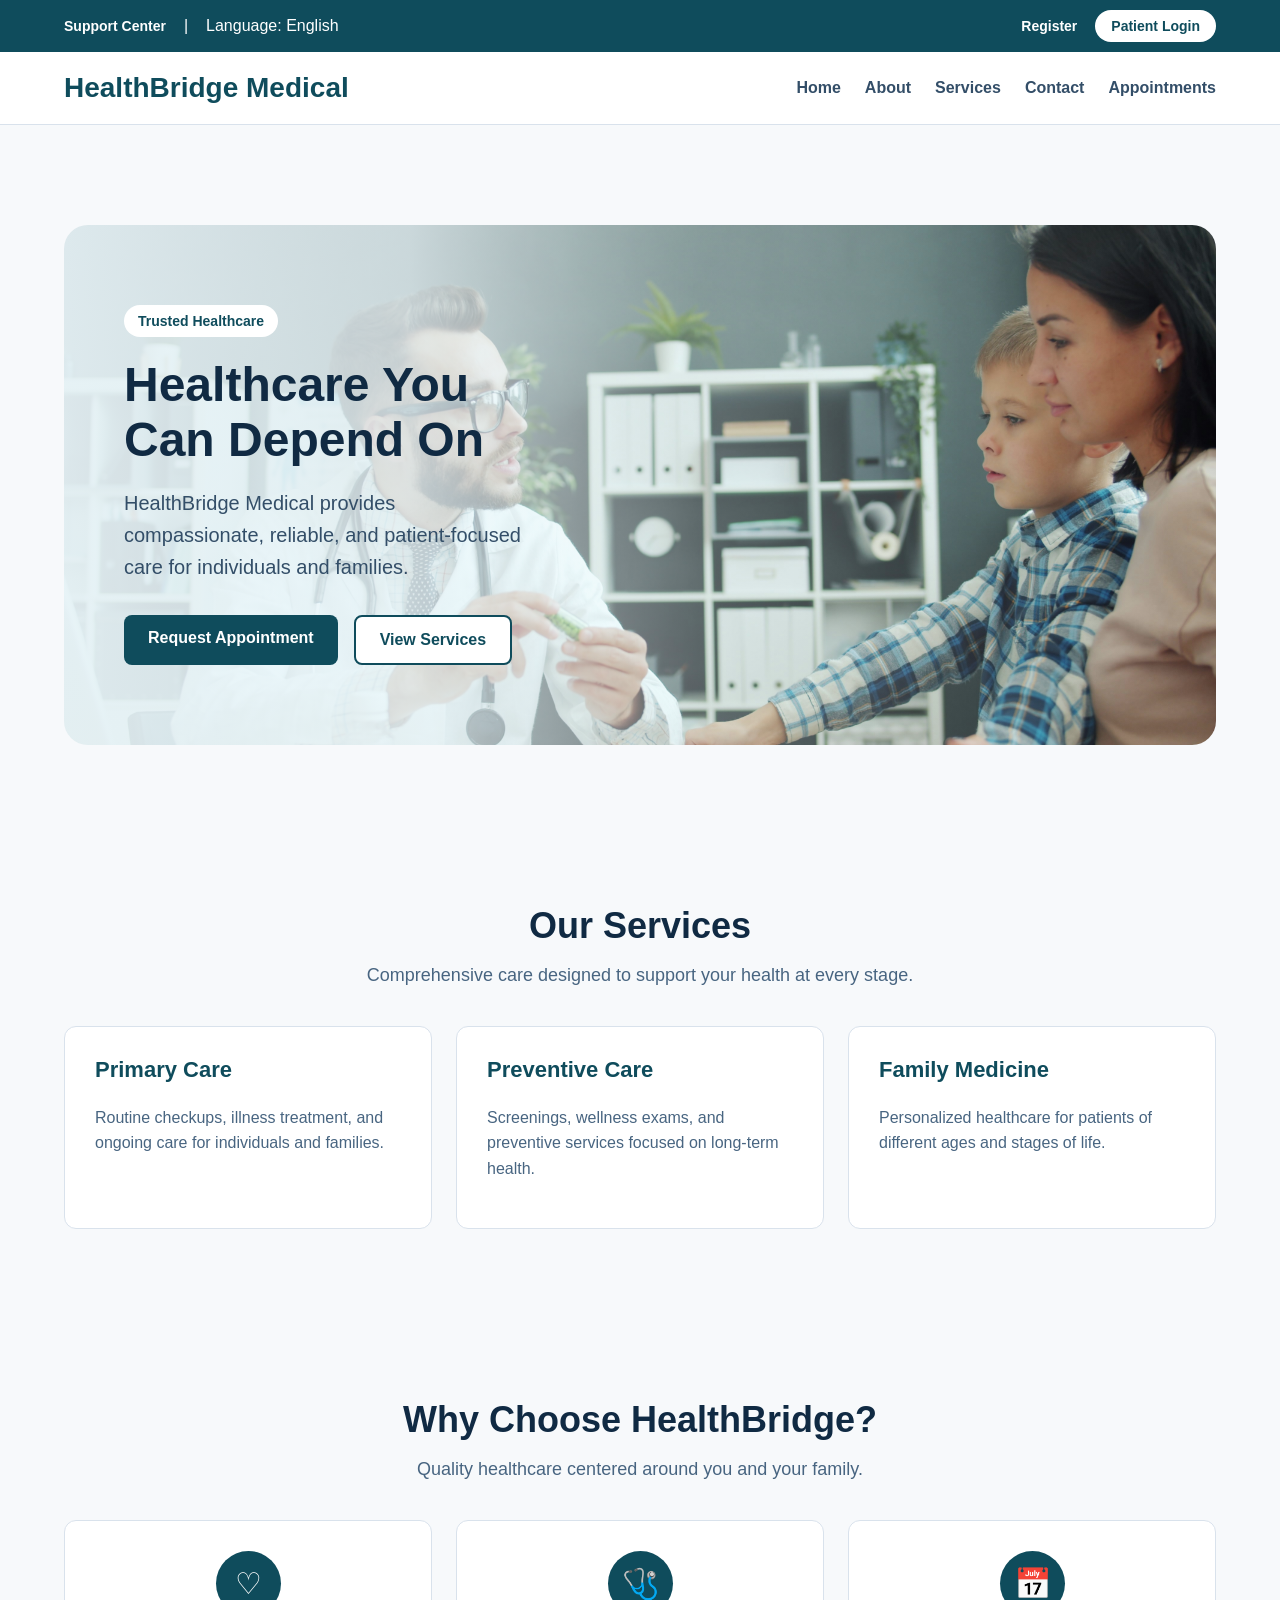
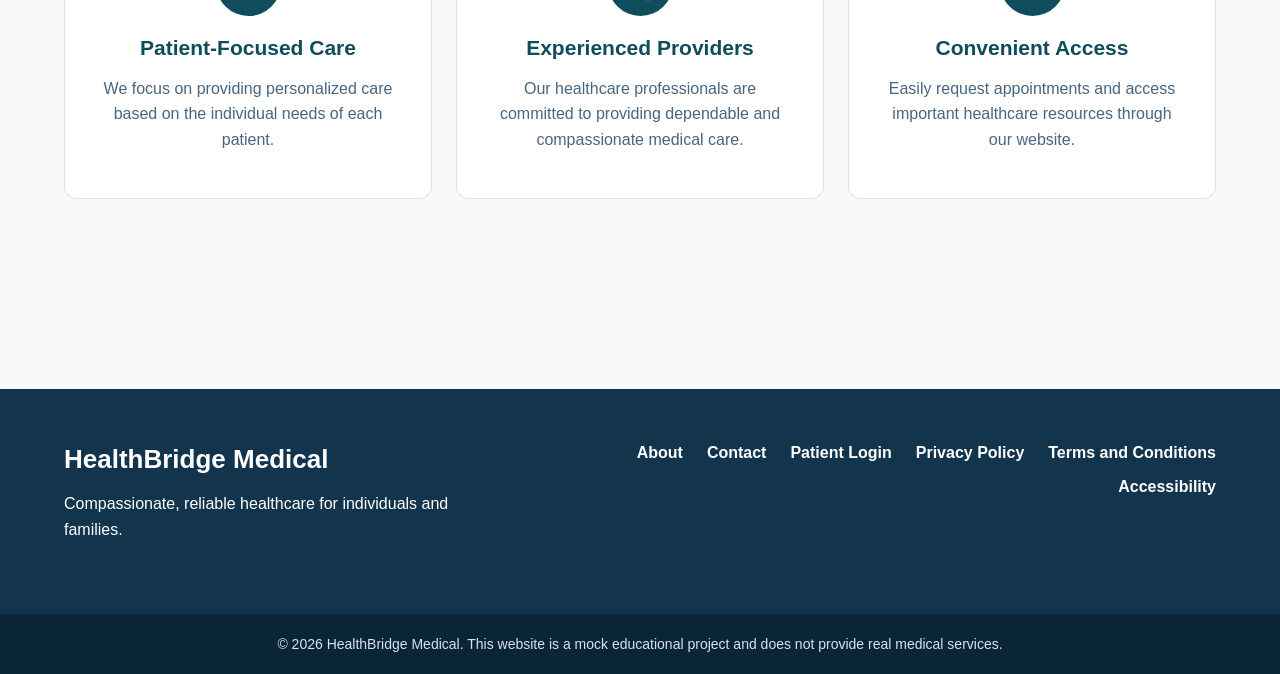
<file: index.html>
<!DOCTYPE html>
<html lang="en">

<head>
    <meta charset="UTF-8">
    <meta name="viewport" content="width=device-width, initial-scale=1.0">

    <title>HealthBridge Medical</title>

    <link rel="stylesheet" href="css/style.css">
    <link rel="icon" type="image/x-icon" href="images/favicon.ico">
</head>

<body>

    <header>

    <div class="utility-bar">
        <div class="utility-content">

            <div class="utility-left">
                <a href="html/contact.html">Support Center</a>
                <span>|</span>
                <span>Language: English</span>
            </div>

            <div class="utility-right">
                <a href="html/register.html">Register</a>
                <a href="html/login.html" class="login-button">
                    Patient Login
                </a>
            </div>

        </div>
    </div>


    <div class="main-header">

        <nav>

            <div class="logo">
                <h1>HealthBridge Medical</h1>
            </div>

            <ul class="nav-links">
                <li><a href="index.html">Home</a></li>
                <li><a href="html/about.html">About</a></li>
                <li><a href="html/services.html">Services</a></li>
                <li><a href="html/contact.html">Contact</a></li>
                <li><a href="html/appointment.html">Appointments</a></li>
            </ul>

        </nav>

    </div>

</header>

    <main>
   <section class="hero">

    <div class="hero-content">

        <span class="hero-label">Trusted Healthcare</span>

        <h2>Healthcare You Can Depend On</h2>

        <p>
            HealthBridge Medical provides compassionate, reliable,
            and patient-focused care for individuals and families.
        </p>

        <div class="hero-buttons">

            <a href="html/appointment.html" class="primary-button">
                Request Appointment
            </a>

            <a href="html/services.html" class="secondary-button">
                View Services
            </a>

        </div>

    </div>

</section>

<section class="services-section">
    <div class="section-heading">
        <h2>Our Services</h2>
        <p>Comprehensive care designed to support your health at every stage.</p>
    </div>

    <div class="services-grid">
        <article class="service-card">
            <h3>Primary Care</h3>
            <p>
                Routine checkups, illness treatment, and ongoing care for individuals and families.
            </p>
        </article>

        <article class="service-card">
            <h3>Preventive Care</h3>
            <p>
                Screenings, wellness exams, and preventive services focused on long-term health.
            </p>
        </article>

        <article class="service-card">
            <h3>Family Medicine</h3>
            <p>
                Personalized healthcare for patients of different ages and stages of life.
            </p>
        </article>
    </div>
</section>

       <section class="why-us">

    <div class="section-heading">
        <h2>Why Choose HealthBridge?</h2>
        <p>Quality healthcare centered around you and your family.</p>
    </div>

    <div class="why-us-grid">

        <div class="why-us-item">

            <div class="why-us-icon">
                ♡
            </div>

            <h3>Patient-Focused Care</h3>

            <p>
                We focus on providing personalized care based on the
                individual needs of each patient.
            </p>

        </div>


        <div class="why-us-item">

            <div class="why-us-icon">
                🩺
            </div>

            <h3>Experienced Providers</h3>

            <p>
                Our healthcare professionals are committed to providing
                dependable and compassionate medical care.
            </p>

        </div>


        <div class="why-us-item">

            <div class="why-us-icon">
                📅
            </div>

            <h3>Convenient Access</h3>

            <p>
                Easily request appointments and access important
                healthcare resources through our website.
            </p>

        </div>

    </div>

</section>
    
</main>
</main>


<footer>

    <div class="footer-main">

        <div class="footer-content">

            <div class="footer-brand">
                <h2>HealthBridge Medical</h2>

                <p>
                    Compassionate, reliable healthcare for individuals
                    and families.
                </p>
            </div>


            <div class="footer-links">

                <a href="html/about.html">About</a>
    <a href="html/contact.html">Contact</a>
    <a href="html/login.html">Patient Login</a>
    <a href="html/privacy.html">Privacy Policy</a>
    <a href="html/terms.html">Terms and Conditions</a>
    <a href="html/accessibility.html">Accessibility</a>

            </div>

        </div>

    </div>


    <div class="footer-bottom">

        <p>
            © 2026 HealthBridge Medical. This website is a mock
            educational project and does not provide real medical services.
        </p>

    </div>

</footer>


<script src="js/script.js"></script>
    <script src="js/script.js"></script>

</body>

</html>
</file>
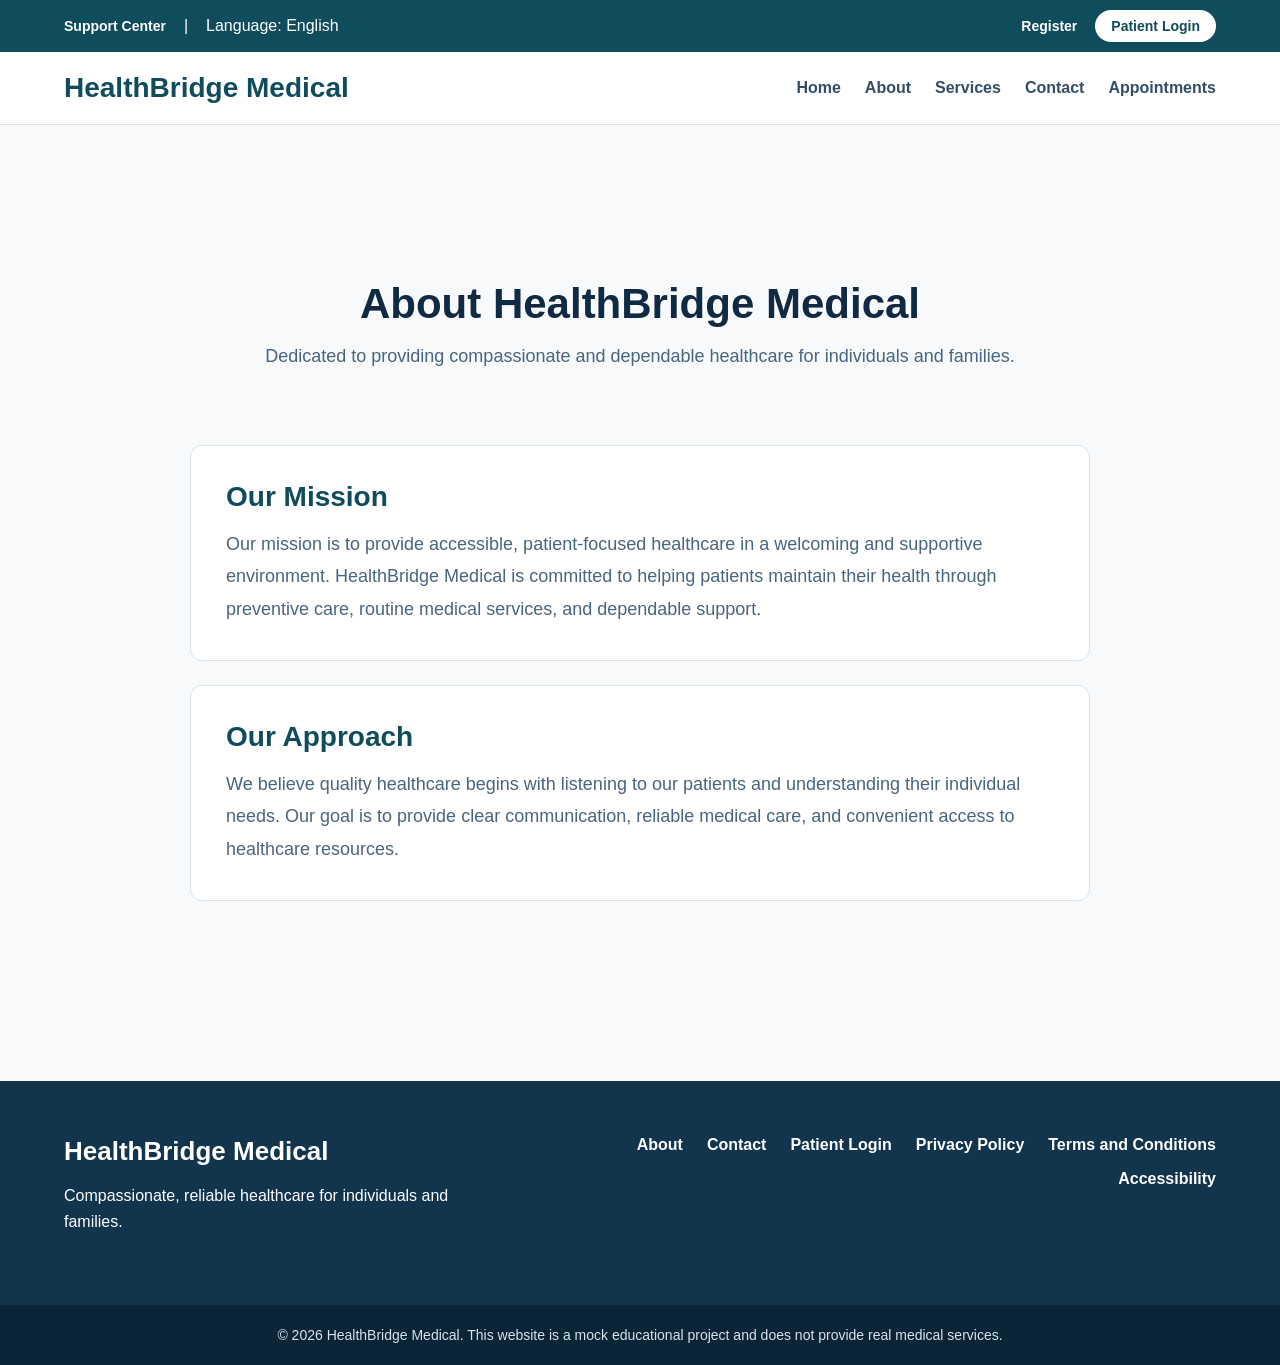
<file: html/about.html>
<!DOCTYPE html>
<html lang="en">

<head>
    <meta charset="UTF-8">
    <meta name="viewport" content="width=device-width, initial-scale=1.0">

    <title>About | HealthBridge Medical</title>

    <link rel="stylesheet" href="../css/style.css">
    <link rel="icon" type="image/x-icon" href="../images/favicon.ico">
</head>

<body>

    <header>

        <div class="utility-bar">
            <div class="utility-content">

                <div class="utility-left">
                    <a href="contact.html">Support Center</a>
                    <span>|</span>
                    <span>Language: English</span>
                </div>

                <div class="utility-right">
                    <a href="register.html">Register</a>
                    <a href="login.html" class="login-button">
                        Patient Login
                    </a>
                </div>

            </div>
        </div>


        <div class="main-header">

            <nav>

                <div class="logo">
                    <h1>HealthBridge Medical</h1>
                </div>

                <ul class="nav-links">
                    <li><a href="../index.php">Home</a></li>
                    <li><a href="about.html">About</a></li>
                    <li><a href="services.html">Services</a></li>
                    <li><a href="contact.html">Contact</a></li>
                    <li><a href="appointment.html">Appointments</a></li>
                </ul>

            </nav>

        </div>

    </header>


    <main>

        <section class="page-heading">

            <h2>About HealthBridge Medical</h2>

            <p>
                Dedicated to providing compassionate and dependable
                healthcare for individuals and families.
            </p>

        </section>


        <section class="about-section">

    <div class="about-card">
        <h2>Our Mission</h2>

        <p>
            Our mission is to provide accessible, patient-focused
            healthcare in a welcoming and supportive environment.
            HealthBridge Medical is committed to helping patients
            maintain their health through preventive care, routine
            medical services, and dependable support.
        </p>
    </div>


    <div class="about-card">
        <h2>Our Approach</h2>

        <p>
            We believe quality healthcare begins with listening to
            our patients and understanding their individual needs.
            Our goal is to provide clear communication, reliable
            medical care, and convenient access to healthcare
            resources.
        </p>
    </div>

</section>
    </main>


    <footer>

        <div class="footer-main">

            <div class="footer-content">

                <div class="footer-brand">

                    <h2>HealthBridge Medical</h2>

                    <p>
                        Compassionate, reliable healthcare for
                        individuals and families.
                    </p>

                </div>


                <div class="footer-links">

    <a href="about.html">About</a>
    <a href="contact.html">Contact</a>
    <a href="login.html">Patient Login</a>
    <a href="privacy.html">Privacy Policy</a>
    <a href="terms.html">Terms and Conditions</a>
    <a href="accessibility.html">Accessibility</a>


                </div>

            </div>

        </div>


        <div class="footer-bottom">

            <p>
                © 2026 HealthBridge Medical. This website is a mock
                educational project and does not provide real medical services.
            </p>

        </div>

    </footer>


    <script src="../js/script.js"></script>

</body>

</html>
</file>
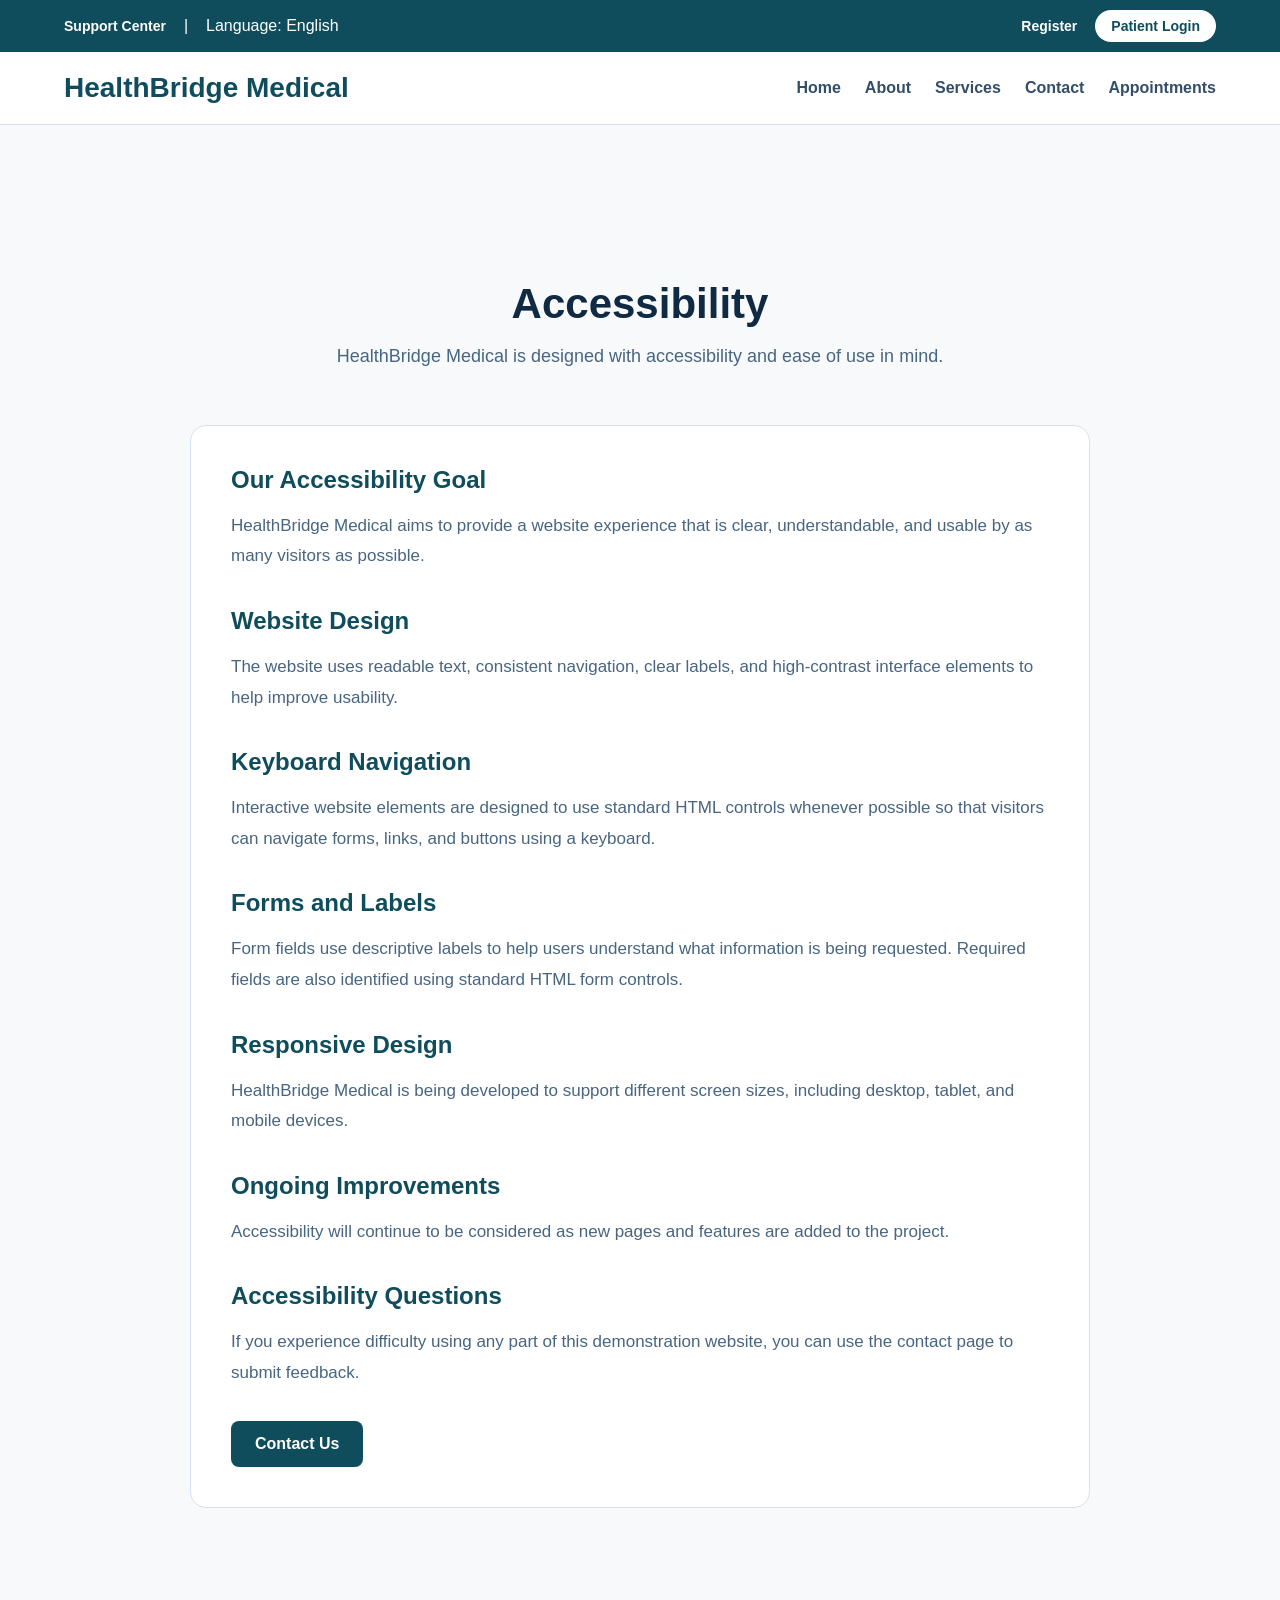
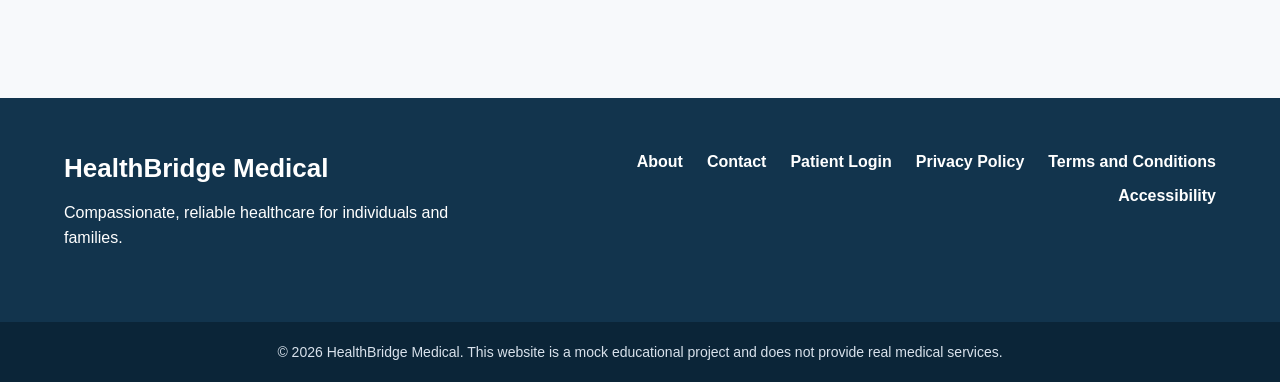
<file: html/accessibility.html>
<!DOCTYPE html>
<html lang="en">

<head>
    <meta charset="UTF-8">
    <meta name="viewport" content="width=device-width, initial-scale=1.0">

    <title>Accessibility | HealthBridge Medical</title>

    <link rel="stylesheet" href="../css/style.css">
    <link rel="icon" type="image/x-icon" href="../images/favicon.ico">
</head>

<body>

    <header>

        <div class="utility-bar">
            <div class="utility-content">

                <div class="utility-left">
                    <a href="contact.html">Support Center</a>
                    <span>|</span>
                    <span>Language: English</span>
                </div>

                <div class="utility-right">
                    <a href="register.html">Register</a>
                    <a href="login.html" class="login-button">
                        Patient Login
                    </a>
                </div>

            </div>
        </div>


        <div class="main-header">

            <nav>

                <div class="logo">
                    <h1>HealthBridge Medical</h1>
                </div>

                <ul class="nav-links">
                    <li><a href="../index.php">Home</a></li>
                    <li><a href="about.html">About</a></li>
                    <li><a href="services.html">Services</a></li>
                    <li><a href="contact.html">Contact</a></li>
                    <li><a href="appointment.html">Appointments</a></li>
                </ul>

            </nav>

        </div>

    </header>


    <main>

        <section class="page-heading">

            <h2>Accessibility</h2>

            <p>
                HealthBridge Medical is designed with accessibility
                and ease of use in mind.
            </p>

        </section>


        <section class="policy-container">

            <div class="policy-card">

                <h2>Our Accessibility Goal</h2>

                <p>
                    HealthBridge Medical aims to provide a website
                    experience that is clear, understandable, and
                    usable by as many visitors as possible.
                </p>


                <h2>Website Design</h2>

                <p>
                    The website uses readable text, consistent
                    navigation, clear labels, and high-contrast
                    interface elements to help improve usability.
                </p>


                <h2>Keyboard Navigation</h2>

                <p>
                    Interactive website elements are designed to use
                    standard HTML controls whenever possible so that
                    visitors can navigate forms, links, and buttons
                    using a keyboard.
                </p>


                <h2>Forms and Labels</h2>

                <p>
                    Form fields use descriptive labels to help users
                    understand what information is being requested.
                    Required fields are also identified using standard
                    HTML form controls.
                </p>


                <h2>Responsive Design</h2>

                <p>
                    HealthBridge Medical is being developed to support
                    different screen sizes, including desktop,
                    tablet, and mobile devices.
                </p>


                <h2>Ongoing Improvements</h2>

                <p>
                    Accessibility will continue to be considered as new
                    pages and features are added to the project.
                </p>


                <h2>Accessibility Questions</h2>

                <p>
                    If you experience difficulty using any part of this
                    demonstration website, you can use the contact page
                    to submit feedback.
                </p>

                <a href="contact.html" class="primary-button">
                    Contact Us
                </a>

            </div>

        </section>

    </main>


    <footer>

        <div class="footer-main">

            <div class="footer-content">

                <div class="footer-brand">

                    <h2>HealthBridge Medical</h2>

                    <p>
                        Compassionate, reliable healthcare for
                        individuals and families.
                    </p>

                </div>


                <div class="footer-links">

                    <a href="about.html">About</a>
                    <a href="contact.html">Contact</a>
                    <a href="login.html">Patient Login</a>
                    <a href="privacy.html">Privacy Policy</a>
                    <a href="terms.html">Terms and Conditions</a>
                    <a href="accessibility.html">Accessibility</a>

                </div>

            </div>

        </div>


        <div class="footer-bottom">

            <p>
                © 2026 HealthBridge Medical. This website is a mock
                educational project and does not provide real medical services.
            </p>

        </div>

    </footer>


    <script src="../js/script.js"></script>

</body>

</html>
</file>
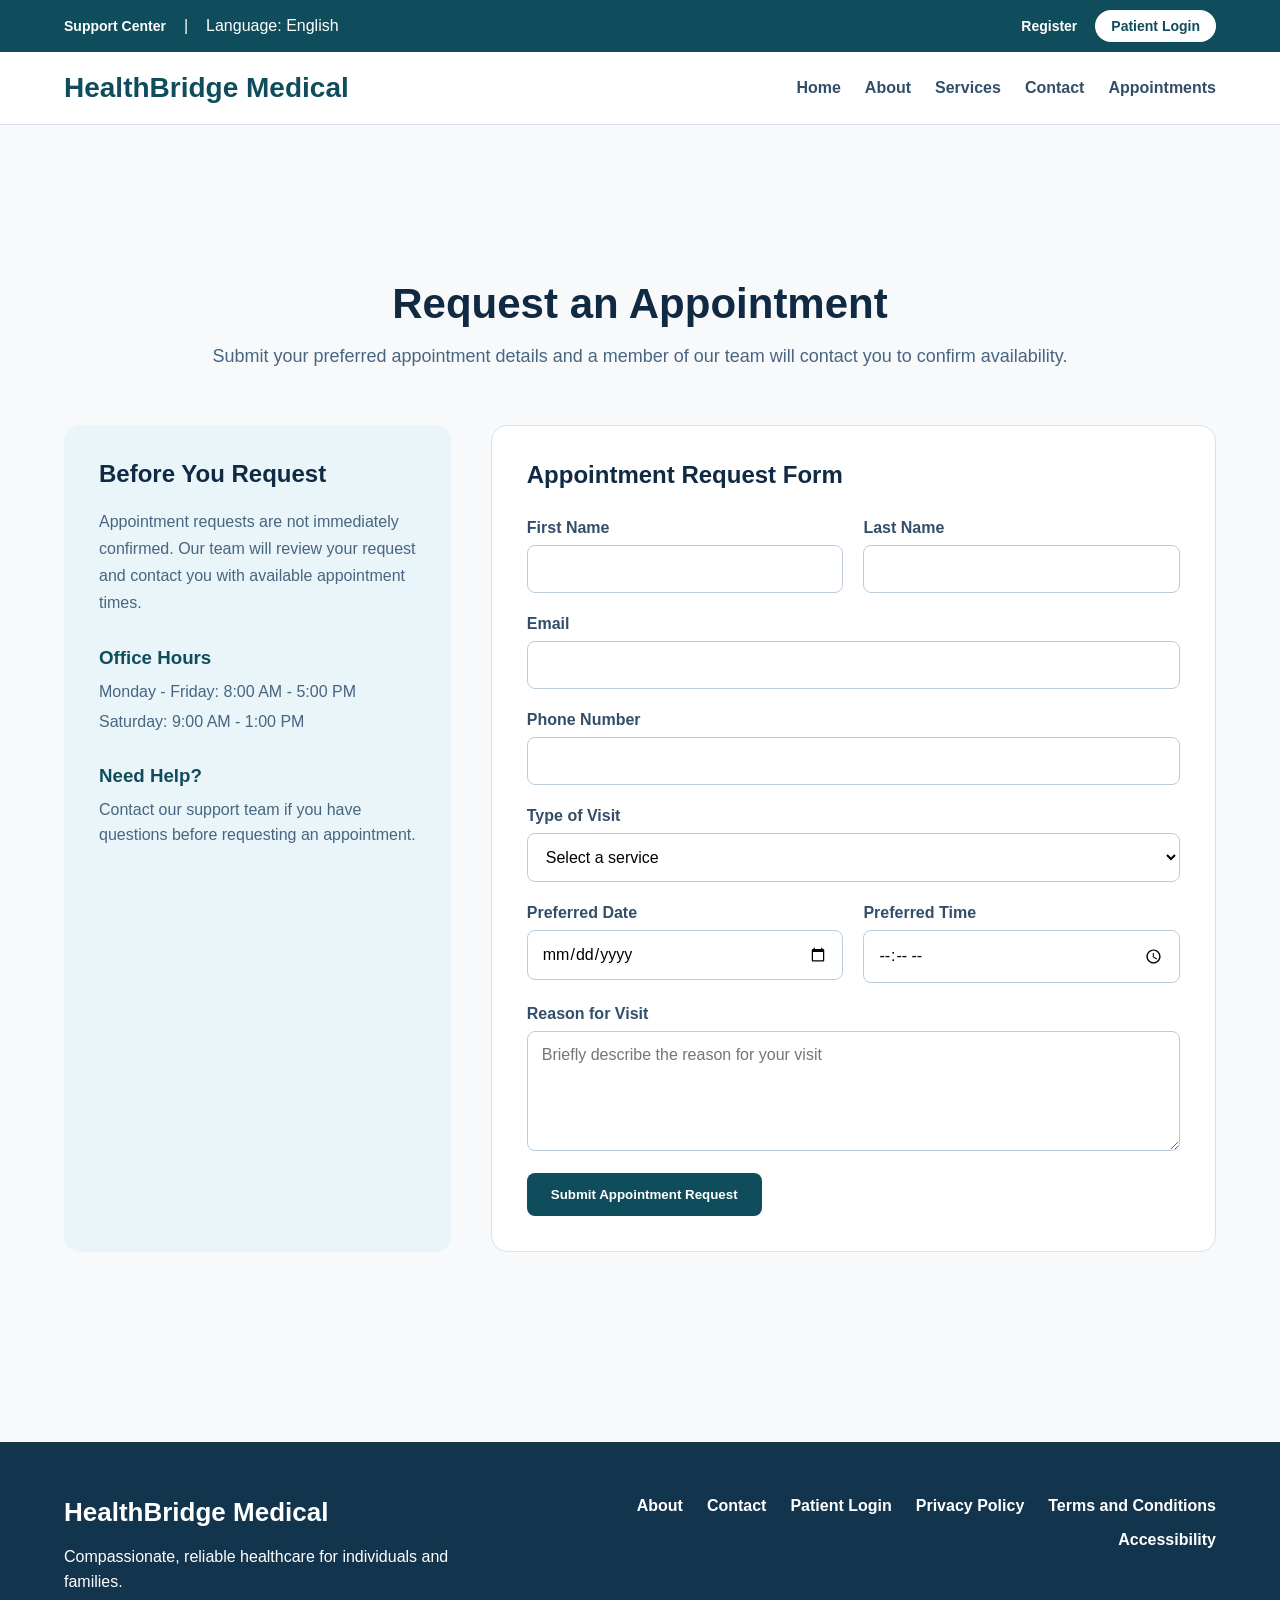
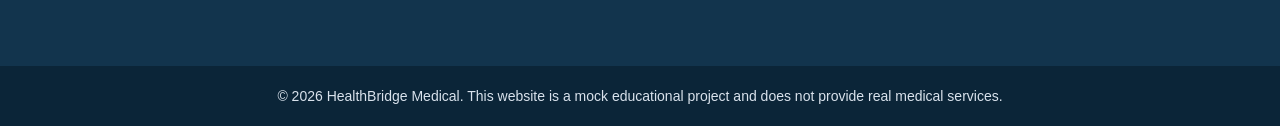
<file: html/appointment.html>
<!DOCTYPE html>
<html lang="en">

<head>
    <meta charset="UTF-8">
    <meta name="viewport" content="width=device-width, initial-scale=1.0">

    <title>Appointments | HealthBridge Medical</title>

    <link rel="stylesheet" href="../css/style.css">
    <link rel="icon" type="image/x-icon" href="../images/favicon.ico">
</head>

<body>

    <header>

        <div class="utility-bar">
            <div class="utility-content">

                <div class="utility-left">
                    <a href="contact.html">Support Center</a>
                    <span>|</span>
                    <span>Language: English</span>
                </div>

                <div class="utility-right">
                    <a href="register.html">Register</a>
                    <a href="login.html" class="login-button">
                        Patient Login
                    </a>
                </div>

            </div>
        </div>


        <div class="main-header">

            <nav>

                <div class="logo">
                    <h1>HealthBridge Medical</h1>
                </div>

                <ul class="nav-links">
                    <li><a href="../index.php">Home</a></li>
                    <li><a href="about.html">About</a></li>
                    <li><a href="services.html">Services</a></li>
                    <li><a href="contact.html">Contact</a></li>
                    <li><a href="appointment.html">Appointments</a></li>
                </ul>

            </nav>

        </div>

    </header>


    <main>

        <section class="page-heading">

            <h2>Request an Appointment</h2>

            <p>
                Submit your preferred appointment details and a member
                of our team will contact you to confirm availability.
            </p>

        </section>


        <section class="appointment-layout">

            <div class="appointment-info">

                <h2>Before You Request</h2>

                <p>
                    Appointment requests are not immediately confirmed.
                    Our team will review your request and contact you
                    with available appointment times.
                </p>

                <div class="appointment-info-item">
                    <h3>Office Hours</h3>
                    <p>Monday - Friday: 8:00 AM - 5:00 PM</p>
                    <p>Saturday: 9:00 AM - 1:00 PM</p>
                </div>

                <div class="appointment-info-item">
                    <h3>Need Help?</h3>
                    <p>
                        Contact our support team if you have questions
                        before requesting an appointment.
                    </p>
                </div>

            </div>


            <div class="appointment-form-container">

                <h2>Appointment Request Form</h2>

                <form action="#" method="post" class="appointment-form">

                    <div class="form-row">

                        <div class="form-group">
                            <label for="first-name">First Name</label>

                            <input
                                type="text"
                                id="first-name"
                                name="first_name"
                                required
                            >
                        </div>

                        <div class="form-group">
                            <label for="last-name">Last Name</label>

                            <input
                                type="text"
                                id="last-name"
                                name="last_name"
                                required
                            >
                        </div>

                    </div>


                    <div class="form-group">
                        <label for="appointment-email">Email</label>

                        <input
                            type="email"
                            id="appointment-email"
                            name="email"
                            required
                        >
                    </div>


                    <div class="form-group">
                        <label for="appointment-phone">Phone Number</label>

                        <input
                            type="tel"
                            id="appointment-phone"
                            name="phone"
                            required
                        >
                    </div>


                    <div class="form-group">
                        <label for="service">Type of Visit</label>

                        <select id="service" name="service" required>

                            <option value="">Select a service</option>

                            <option value="primary-care">
                                Primary Care
                            </option>

                            <option value="preventive-care">
                                Preventive Care
                            </option>

                            <option value="family-medicine">
                                Family Medicine
                            </option>

                        </select>

                    </div>


                    <div class="form-row">

                        <div class="form-group">
                            <label for="preferred-date">
                                Preferred Date
                            </label>

                            <input
                                type="date"
                                id="preferred-date"
                                name="preferred_date"
                                required
                            >
                        </div>


                        <div class="form-group">
                            <label for="preferred-time">
                                Preferred Time
                            </label>

                            <input
                                type="time"
                                id="preferred-time"
                                name="preferred_time"
                                required
                            >
                        </div>

                    </div>


                    <div class="form-group">
                        <label for="appointment-reason">
                            Reason for Visit
                        </label>

                        <textarea
                            id="appointment-reason"
                            name="reason"
                            rows="5"
                            placeholder="Briefly describe the reason for your visit"
                            required
                        ></textarea>
                    </div>


                    <button type="submit" class="primary-button form-button">
                        Submit Appointment Request
                    </button>

                </form>

            </div>

        </section>

    </main>


    <footer>

        <div class="footer-main">

            <div class="footer-content">

                <div class="footer-brand">

                    <h2>HealthBridge Medical</h2>

                    <p>
                        Compassionate, reliable healthcare for
                        individuals and families.
                    </p>

                </div>


                <div class="footer-links">

                    <a href="about.html">About</a>
                    <a href="contact.html">Contact</a>
                    <a href="login.html">Patient Login</a>
                    <a href="privacy.html">Privacy Policy</a>
                    <a href="terms.html">Terms and Conditions</a>
                    <a href="accessibility.html">Accessibility</a>

                </div>

            </div>

        </div>


        <div class="footer-bottom">

            <p>
                © 2026 HealthBridge Medical. This website is a mock
                educational project and does not provide real medical services.
            </p>

        </div>

    </footer>


    <script src="../js/script.js"></script>

</body>

</html>
</file>
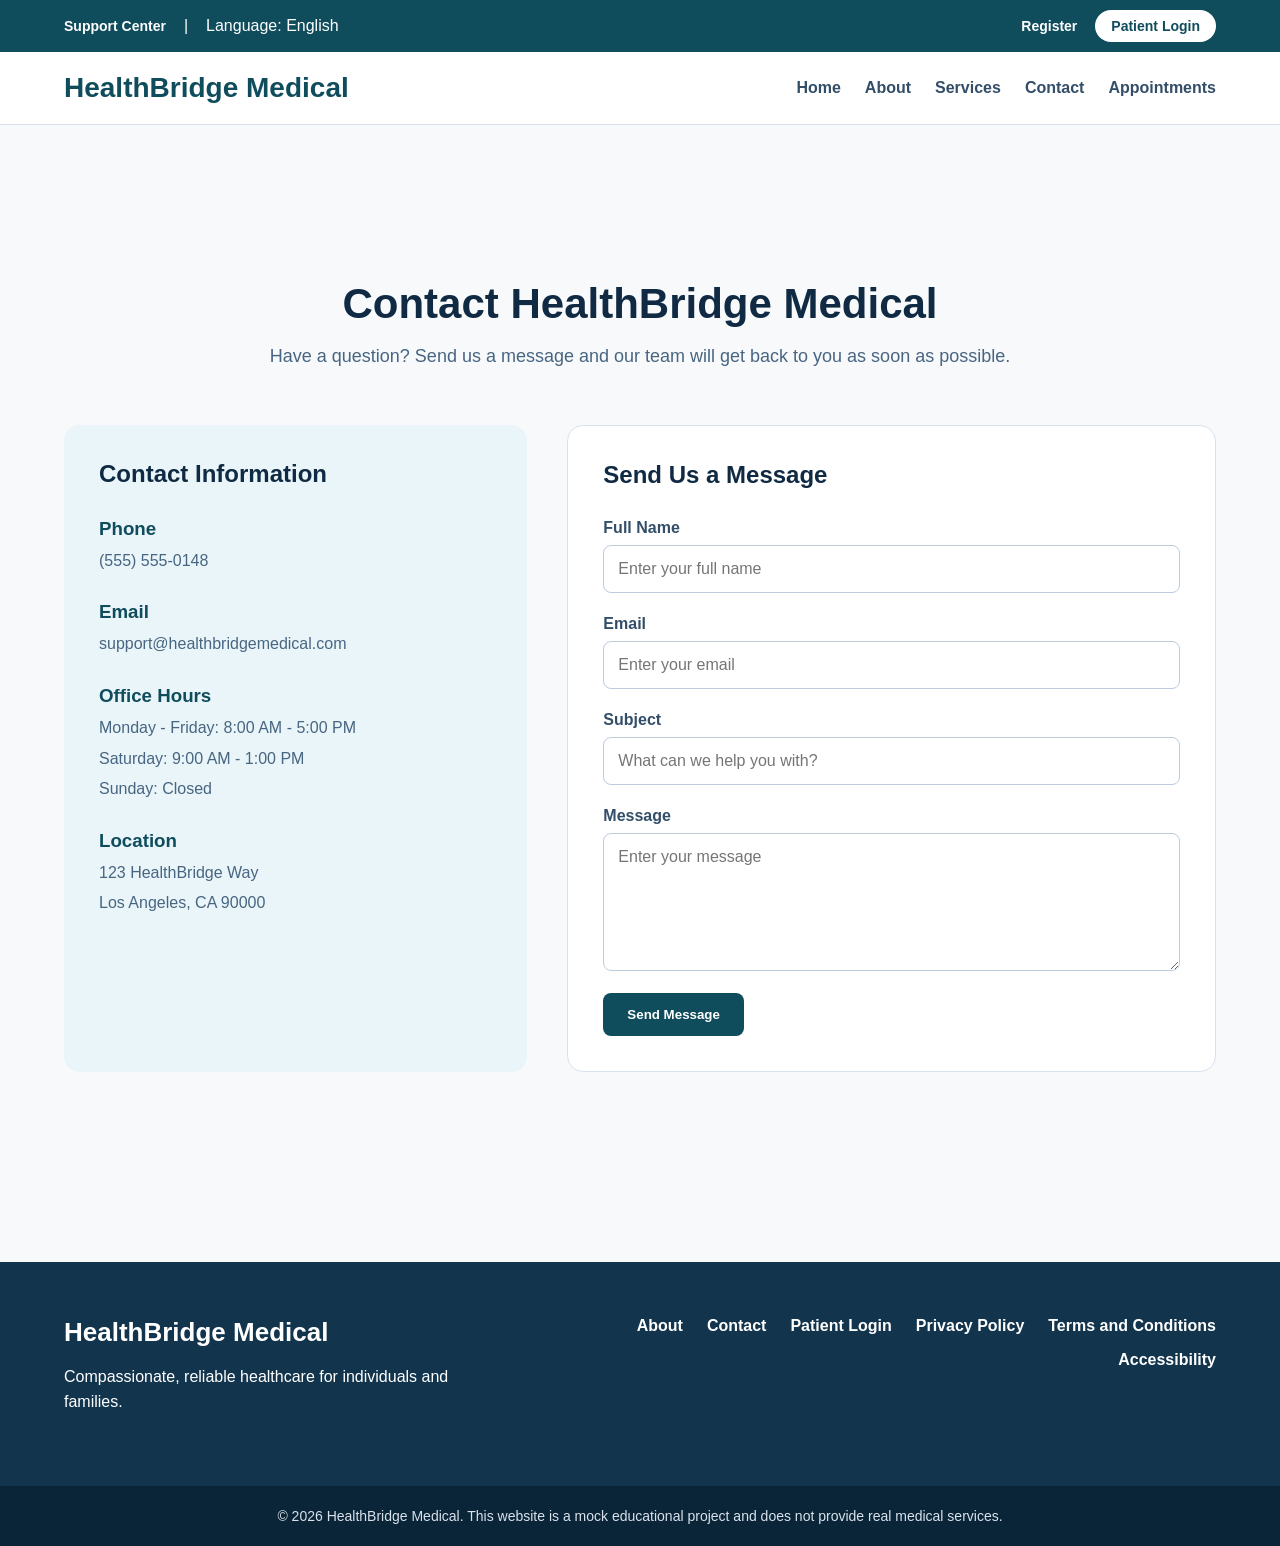
<file: html/contact.html>
<!DOCTYPE html>
<html lang="en">

<head>
    <meta charset="UTF-8">
    <meta name="viewport" content="width=device-width, initial-scale=1.0">

    <title>Contact | HealthBridge Medical</title>

    <link rel="stylesheet" href="../css/style.css">
    <link rel="icon" type="image/x-icon" href="../images/favicon.ico">
</head>

<body>

    <header>

        <div class="utility-bar">
            <div class="utility-content">

                <div class="utility-left">
                    <a href="contact.html">Support Center</a>
                    <span>|</span>
                    <span>Language: English</span>
                </div>

                <div class="utility-right">
                    <a href="register.html">Register</a>
                    <a href="login.html" class="login-button">
                        Patient Login
                    </a>
                </div>

            </div>
        </div>

        <div class="main-header">

            <nav>

                <div class="logo">
                    <h1>HealthBridge Medical</h1>
                </div>

                <ul class="nav-links">
                    <li><a href="../index.php">Home</a></li>
                    <li><a href="about.html">About</a></li>
                    <li><a href="services.html">Services</a></li>
                    <li><a href="contact.html">Contact</a></li>
                    <li><a href="appointment.html">Appointments</a></li>
                </ul>

            </nav>

        </div>

    </header>


    <main>

        <section class="page-heading">

            <h2>Contact HealthBridge Medical</h2>

            <p>
                Have a question? Send us a message and our team will
                get back to you as soon as possible.
            </p>

        </section>


        <section class="contact-layout">

            <div class="contact-info">

                <h2>Contact Information</h2>

                <div class="contact-info-item">
                    <h3>Phone</h3>
                    <p>(555) 555-0148</p>
                </div>

                <div class="contact-info-item">
                    <h3>Email</h3>
                    <p>support@healthbridgemedical.com</p>
                </div>

                <div class="contact-info-item">
                    <h3>Office Hours</h3>
                    <p>Monday - Friday: 8:00 AM - 5:00 PM</p>
                    <p>Saturday: 9:00 AM - 1:00 PM</p>
                    <p>Sunday: Closed</p>
                </div>

                <div class="contact-info-item">
                    <h3>Location</h3>
                    <p>123 HealthBridge Way</p>
                    <p>Los Angeles, CA 90000</p>
                </div>

            </div>


            <div class="contact-form-container">

                <h2>Send Us a Message</h2>

                <form action="#" method="post" class="contact-form">

                    <div class="form-group">
                        <label for="contact-name">Full Name</label>

                        <input
                            type="text"
                            id="contact-name"
                            name="name"
                            placeholder="Enter your full name"
                            required
                        >
                    </div>


                    <div class="form-group">
                        <label for="contact-email">Email</label>

                        <input
                            type="email"
                            id="contact-email"
                            name="email"
                            placeholder="Enter your email"
                            required
                        >
                    </div>


                    <div class="form-group">
                        <label for="contact-subject">Subject</label>

                        <input
                            type="text"
                            id="contact-subject"
                            name="subject"
                            placeholder="What can we help you with?"
                            required
                        >
                    </div>


                    <div class="form-group">
                        <label for="contact-message">Message</label>

                        <textarea
                            id="contact-message"
                            name="message"
                            rows="6"
                            placeholder="Enter your message"
                            required
                        ></textarea>
                    </div>


                    <button type="submit" class="primary-button form-button">
                        Send Message
                    </button>

                </form>

            </div>

        </section>

    </main>


    <footer>

        <div class="footer-main">

            <div class="footer-content">

                <div class="footer-brand">
                    <h2>HealthBridge Medical</h2>

                    <p>
                        Compassionate, reliable healthcare for
                        individuals and families.
                    </p>
                </div>


                <div class="footer-links">
                   <a href="about.html">About</a>
    <a href="contact.html">Contact</a>
    <a href="login.html">Patient Login</a>
    <a href="privacy.html">Privacy Policy</a>
    <a href="terms.html">Terms and Conditions</a>
    <a href="accessibility.html">Accessibility</a>
                </div>

            </div>

        </div>


        <div class="footer-bottom">
            <p>
                © 2026 HealthBridge Medical. This website is a mock
                educational project and does not provide real medical services.
            </p>
        </div>

    </footer>


    <script src="../js/script.js"></script>

</body>

</html>
</file>
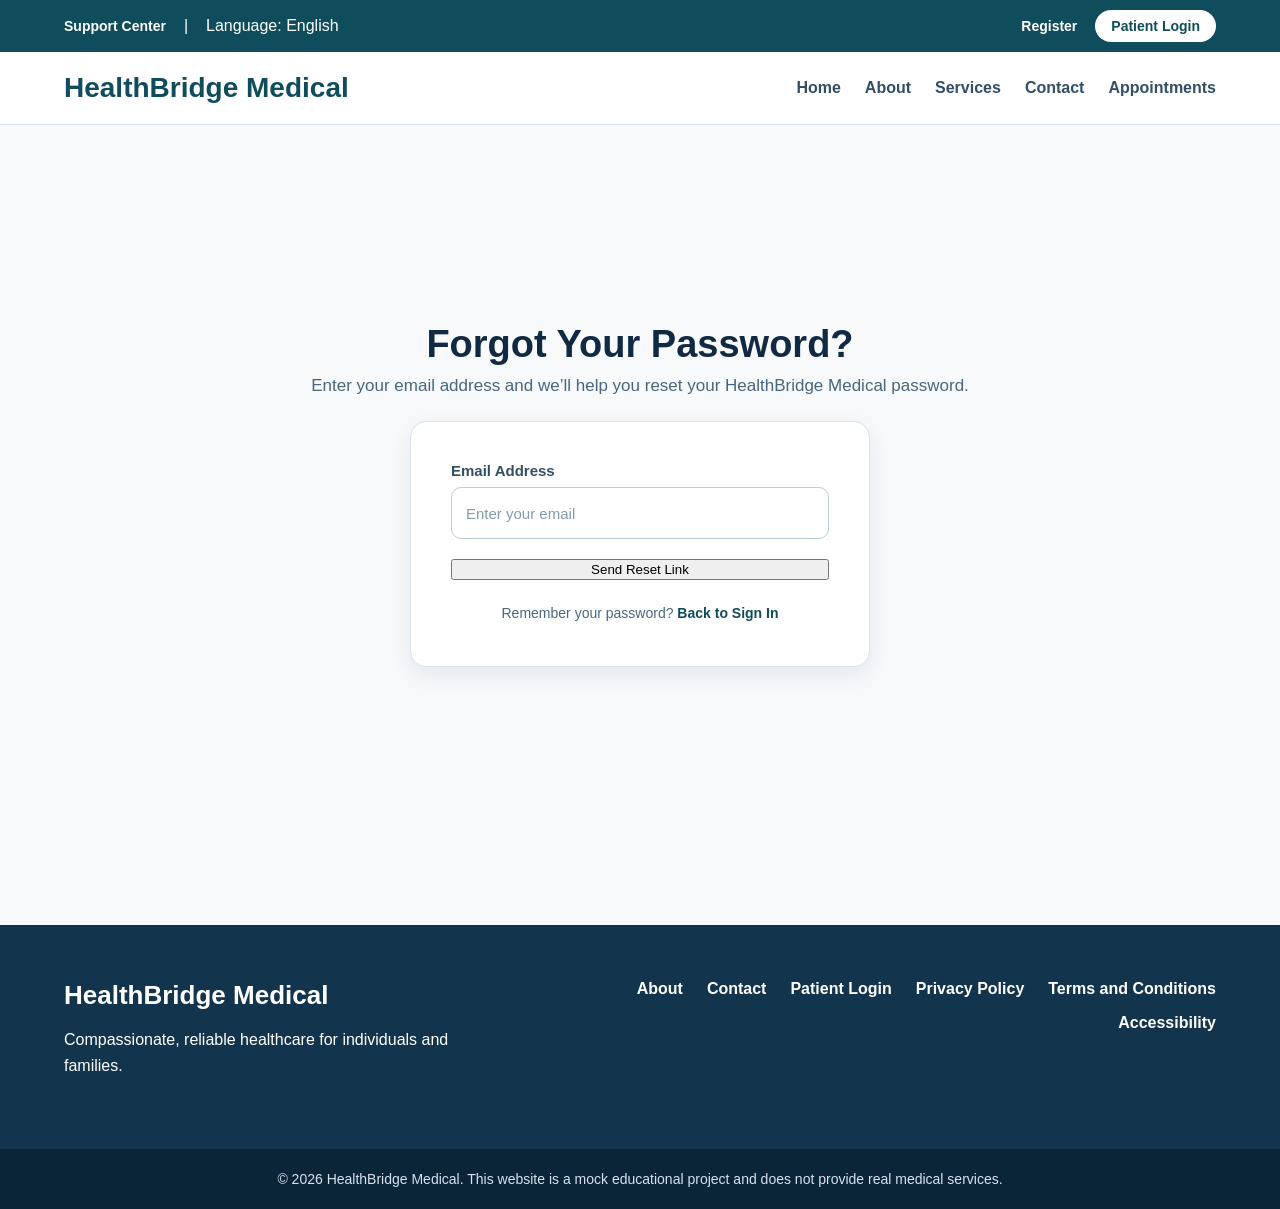
<file: html/forgot-password.html>
<!DOCTYPE html>
<html lang="en">

<head>
    <meta charset="UTF-8">
    <meta name="viewport" content="width=device-width, initial-scale=1.0">

    <title>Forgot Password | HealthBridge Medical</title>

    <link rel="stylesheet" href="../css/style.css">
    <link rel="icon" type="image/x-icon" href="../images/favicon.ico">
</head>

<body>

    <header>

        <div class="utility-bar">
            <div class="utility-content">

                <div class="utility-left">
                    <a href="contact.html">Support Center</a>
                    <span>|</span>
                    <span>Language: English</span>
                </div>

                <div class="utility-right">
                    <a href="register.html">Register</a>

                    <a href="login.html" class="login-button">
                        Patient Login
                    </a>
                </div>

            </div>
        </div>

        <div class="main-header">

            <nav>

                <div class="logo">
                    <h1>HealthBridge Medical</h1>
                </div>

                <ul class="nav-links">
                    <li><a href="../index.php">Home</a></li>
                    <li><a href="about.html">About</a></li>
                    <li><a href="services.html">Services</a></li>
                    <li><a href="contact.html">Contact</a></li>
                    <li><a href="appointment.html">Appointments</a></li>
                </ul>

            </nav>

        </div>

    </header>


    <main>

        <section class="forgot-password-page">

            <div class="login-heading">

                <h2>Forgot Your Password?</h2>

                <p>
                    Enter your email address and we’ll help you reset
                    your HealthBridge Medical password.
                </p>

            </div>


            <form class="forgot-password-form" action="#" method="post">

                <div class="register-field">

                    <label for="reset-email">
                        Email Address
                    </label>

                    <input
                        type="email"
                        id="reset-email"
                        name="email"
                        placeholder="Enter your email"
                        required
                    >

                </div>


                <button type="submit" class="button-submit">
                    Send Reset Link
                </button>


                <p class="p">

                    Remember your password?

                    <a href="login.html" class="span">
                        Back to Sign In
                    </a>

                </p>

            </form>

        </section>

    </main>


    <footer>

        <div class="footer-main">

            <div class="footer-content">

                <div class="footer-brand">

                    <h2>HealthBridge Medical</h2>

                    <p>
                        Compassionate, reliable healthcare for
                        individuals and families.
                    </p>

                </div>

                <div class="footer-links">

                    <a href="about.html">About</a>
                    <a href="contact.html">Contact</a>
                    <a href="login.html">Patient Login</a>
                    <a href="privacy.html">Privacy Policy</a>
                    <a href="terms.html">Terms and Conditions</a>
                    <a href="accessibility.html">Accessibility</a>

                </div>

            </div>

        </div>


        <div class="footer-bottom">

            <p>
                © 2026 HealthBridge Medical. This website is a mock
                educational project and does not provide real medical services.
            </p>

        </div>

    </footer>


    <script src="../js/script.js"></script>

</body>

</html>
</file>
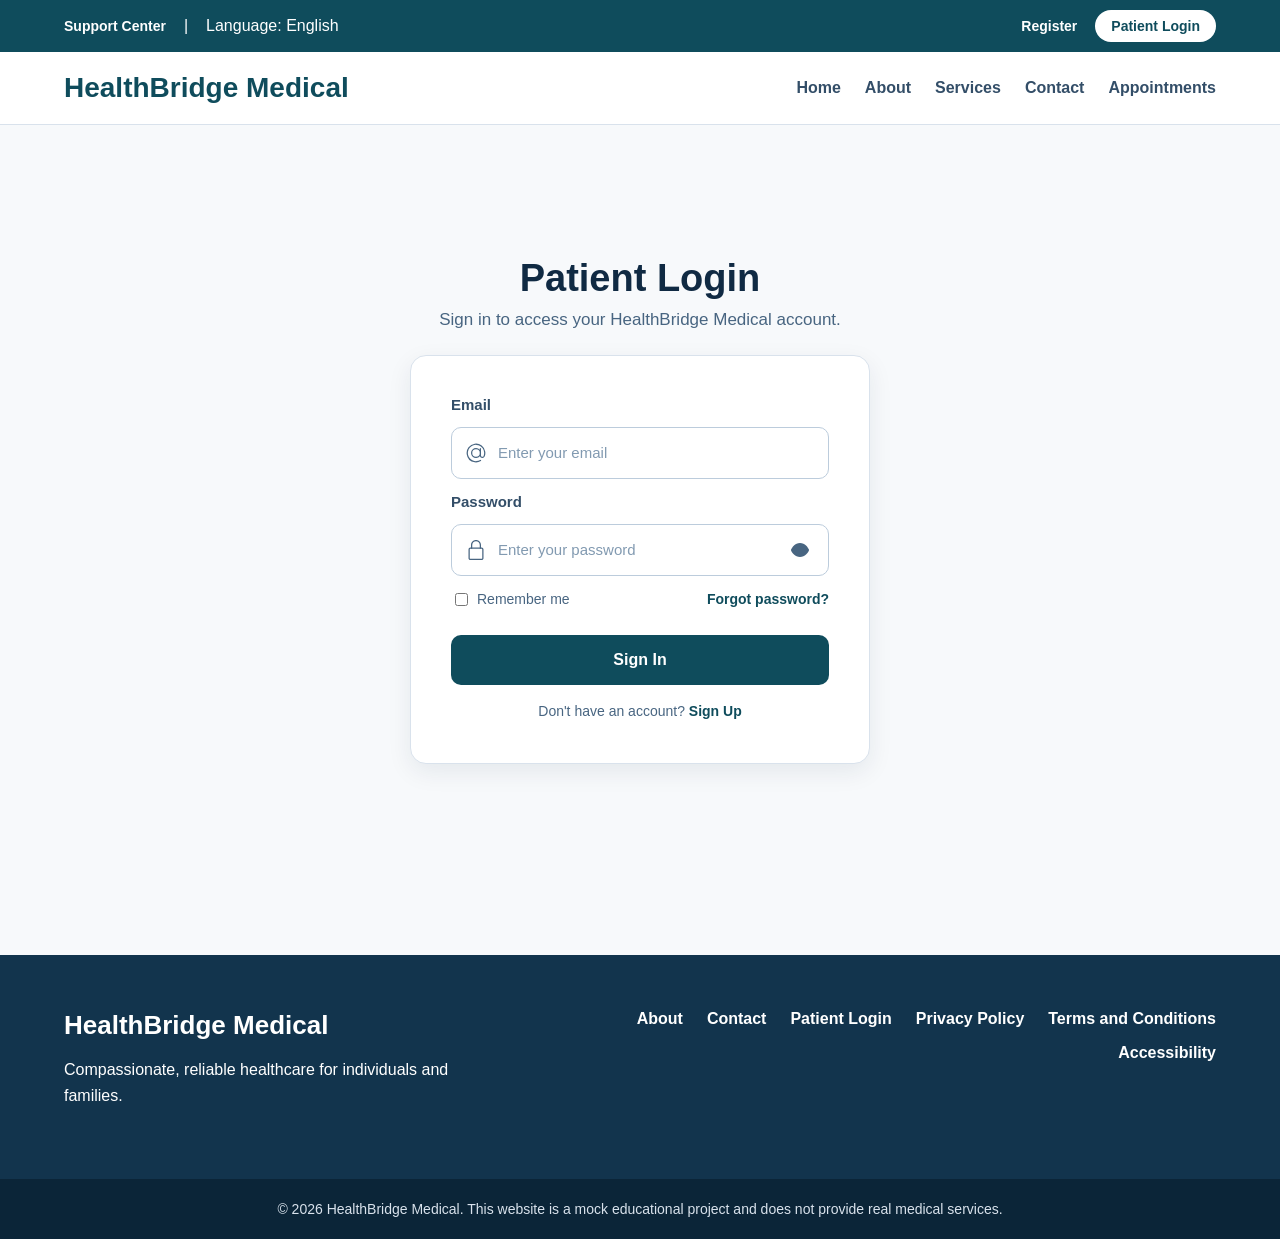
<file: html/login.html>
<!DOCTYPE html>
<html lang="en">

<head>
    <meta charset="UTF-8">
    <meta name="viewport" content="width=device-width, initial-scale=1.0">

    <title>Patient Login | HealthBridge Medical</title>

    <link rel="stylesheet" href="../css/style.css">
    <link rel="icon" type="image/x-icon" href="../images/favicon.ico">
</head>

<body>

    <header>

        <div class="utility-bar">
            <div class="utility-content">

                <div class="utility-left">
                    <a href="contact.html">Support Center</a>
                    <span>|</span>
                    <span>Language: English</span>
                </div>

                <div class="utility-right">
                    <a href="register.html">Register</a>

                    <a href="login.html" class="login-button">
                        Patient Login
                    </a>
                </div>

            </div>
        </div>


        <div class="main-header">

            <nav>

                <div class="logo">
                    <h1>HealthBridge Medical</h1>
                </div>

                <ul class="nav-links">
                    <li><a href="../index.php">Home</a></li>
                    <li><a href="about.html">About</a></li>
                    <li><a href="services.html">Services</a></li>
                    <li><a href="contact.html">Contact</a></li>
                    <li><a href="appointment.html">Appointments</a></li>
                </ul>

            </nav>

        </div>

    </header>


    <main>

        <section class="login-page">

            <div class="login-heading">

                <h2>Patient Login</h2>

                <p>
                    Sign in to access your HealthBridge Medical account.
                </p>

            </div>


            <form
    class="form"
    action="../php/login.php"
    method="post"
>
                <!-- EMAIL -->

                <div class="flex-column">
                    <label for="login-email">Email</label>
                </div>


                <div class="inputForm">

                    <svg
                        height="20"
                        viewBox="0 0 32 32"
                        width="20"
                        xmlns="http://www.w3.org/2000/svg"
                    >

                        <g>
                            <path d="m30.853 13.87a15 15 0 0 0 -29.729 4.082 15.1 15.1 0 0 0 12.876 12.918 15.6 15.6 0 0 0 2.016.13 14.85 14.85 0 0 0 7.715-2.145 1 1 0 1 0 -1.031-1.711 13.007 13.007 0 1 1 5.458-6.529 2.149 2.149 0 0 1 -4.158-.759v-10.856a1 1 0 0 0 -2 0v1.726a8 8 0 1 0 .2 10.325 4.135 4.135 0 0 0 7.83.274 15.2 15.2 0 0 0 .823-7.455zm-14.853 8.13a6 6 0 1 1 6-6 6.006 6.006 0 0 1 -6 6z"></path>
                        </g>

                    </svg>


                    <input
                        type="email"
                        id="login-email"
                        name="email"
                        class="input"
                        placeholder="Enter your email"
                        required
                    >

                </div>


                <!-- PASSWORD -->

                <div class="flex-column">
                    <label for="login-password">Password</label>
                </div>


                <div class="inputForm">

                    <svg
                        height="20"
                        viewBox="-64 0 512 512"
                        width="20"
                        xmlns="http://www.w3.org/2000/svg"
                    >

                        <path d="m336 512h-288c-26.453125 0-48-21.523438-48-48v-224c0-26.476562 21.546875-48 48-48h288c26.453125 0 48 21.523438 48 48v224c0 26.476562-21.546875 48-48 48zm-288-288c-8.8125 0-16 7.167969-16 16v224c0 8.832031 7.1875 16 16 16h288c8.8125 0 16-7.167969 16-16v-224c0-8.832031-7.1875-16-16-16zm0 0"></path>

                        <path d="m304 224c-8.832031 0-16-7.167969-16-16v-80c0-52.929688-43.070312-96-96-96s-96 43.070312-96 96v80c0 8.832031-7.167969 16-16 16s-16-7.167969-16-16v-80c0-70.59375 57.40625-128 128-128s128 57.40625 128 128v80c0 8.832031-7.167969 16-16 16zm0 0"></path>

                    </svg>


                    <input
                        type="password"
                        id="login-password"
                        name="password"
                        class="input"
                        placeholder="Enter your password"
                        required
                    >


                    <!-- PASSWORD VISIBILITY BUTTON -->

                    <button
                        type="button"
                        class="password-toggle"
                        id="password-toggle"
                        aria-label="Show password"
                    >

                        <svg
                            viewBox="0 0 576 512"
                            height="18"
                            width="18"
                            xmlns="http://www.w3.org/2000/svg"
                        >

                            <path d="M288 32c-80.8 0-145.5 36.8-192.6 80.6C48.6 156 17.3 208 2.5 243.7c-3.3 7.9-3.3 16.7 0 24.6C17.3 304 48.6 356 95.4 399.4C142.5 443.2 207.2 480 288 480s145.5-36.8 192.6-80.6c46.8-43.5 78.1-95.4 93-131.1c3.3-7.9 3.3-16.7 0-24.6c-14.9-35.7-46.2-87.7-93-131.1C433.5 68.8 368.8 32 288 32z"></path>

                        </svg>

                    </button>

                </div>


                <!-- LOGIN OPTIONS -->

                <div class="flex-row login-options">

                    <div class="remember-me">

                        <input
                            type="checkbox"
                            id="remember-me"
                            name="remember_me"
                        >

                        <label for="remember-me">
                            Remember me
                        </label>

                    </div>


                  <a href="forgot-password.html" class="span">
                    Forgot password?
                </a>

                </div>


                <!-- SIGN IN -->

                <button type="submit" class="button-submit">
                    Sign In
                </button>


                <!-- REGISTER -->

                <p class="p">

                    Don't have an account?

                    <a href="register.html" class="span">
                        Sign Up
                    </a>

                </p>

            </form>

        </section>

    </main>


    <footer>

        <div class="footer-main">

            <div class="footer-content">

                <div class="footer-brand">

                    <h2>HealthBridge Medical</h2>

                    <p>
                        Compassionate, reliable healthcare for
                        individuals and families.
                    </p>

                </div>


                <div class="footer-links">

                    <a href="about.html">About</a>
                    <a href="contact.html">Contact</a>
                    <a href="login.html">Patient Login</a>
                    <a href="privacy.html">Privacy Policy</a>
                    <a href="terms.html">Terms and Conditions</a>
                    <a href="accessibility.html">Accessibility</a>

                </div>

            </div>

        </div>


        <div class="footer-bottom">

            <p>
                © 2026 HealthBridge Medical. This website is a mock
                educational project and does not provide real medical services.
            </p>

        </div>

    </footer>


    <script src="../js/script.js"></script>

</body>

</html>
</file>
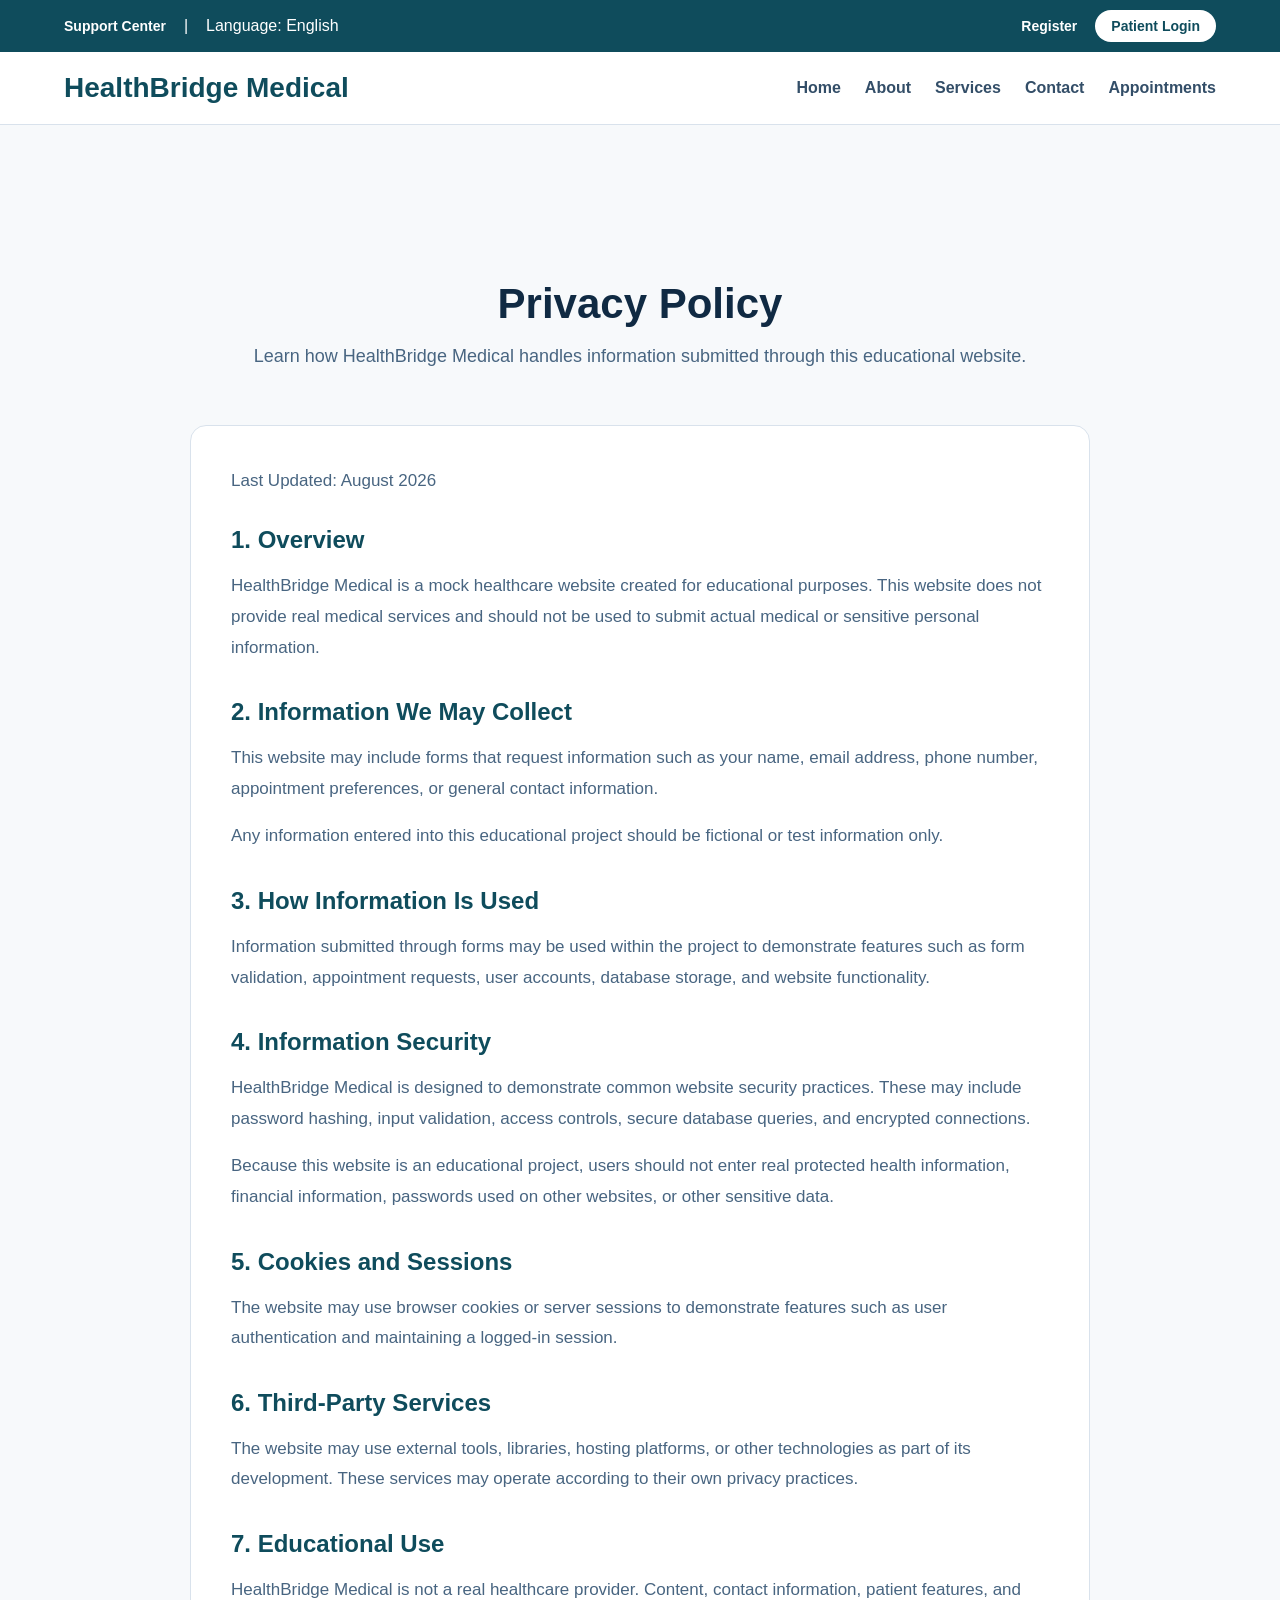
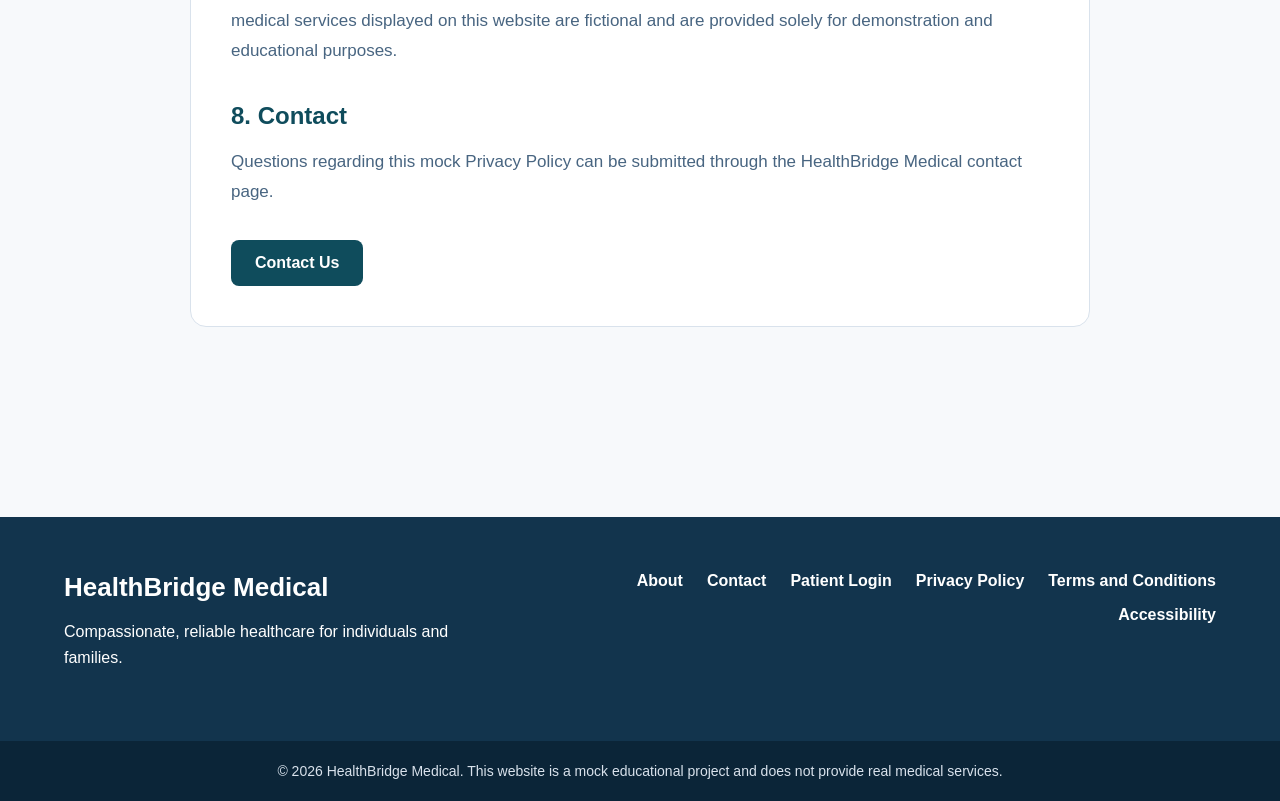
<file: html/privacy.html>
<!DOCTYPE html>
<html lang="en">

<head>
    <meta charset="UTF-8">
    <meta name="viewport" content="width=device-width, initial-scale=1.0">

    <title>Privacy Policy | HealthBridge Medical</title>

    <link rel="stylesheet" href="../css/style.css">
    <link rel="icon" type="image/x-icon" href="../images/favicon.ico">
</head>

<body>

    <header>

        <div class="utility-bar">
            <div class="utility-content">

                <div class="utility-left">
                    <a href="contact.html">Support Center</a>
                    <span>|</span>
                    <span>Language: English</span>
                </div>

                <div class="utility-right">
                    <a href="register.html">Register</a>
                    <a href="login.html" class="login-button">
                        Patient Login
                    </a>
                </div>

            </div>
        </div>


        <div class="main-header">

            <nav>

                <div class="logo">
                    <h1>HealthBridge Medical</h1>
                </div>

                <ul class="nav-links">
                    <li><a href="../index.php">Home</a></li>
                    <li><a href="about.html">About</a></li>
                    <li><a href="services.html">Services</a></li>
                    <li><a href="contact.html">Contact</a></li>
                    <li><a href="appointment.html">Appointments</a></li>
                </ul>

            </nav>

        </div>

    </header>


    <main>

        <section class="page-heading">

            <h2>Privacy Policy</h2>

            <p>
                Learn how HealthBridge Medical handles information
                submitted through this educational website.
            </p>

        </section>


        <section class="policy-container">

            <div class="policy-card">

                <p class="policy-updated">
                    Last Updated: August 2026
                </p>


                <h2>1. Overview</h2>

                <p>
                    HealthBridge Medical is a mock healthcare website
                    created for educational purposes. This website does
                    not provide real medical services and should not be
                    used to submit actual medical or sensitive personal
                    information.
                </p>


                <h2>2. Information We May Collect</h2>

                <p>
                    This website may include forms that request
                    information such as your name, email address,
                    phone number, appointment preferences, or general
                    contact information.
                </p>

                <p>
                    Any information entered into this educational
                    project should be fictional or test information only.
                </p>


                <h2>3. How Information Is Used</h2>

                <p>
                    Information submitted through forms may be used
                    within the project to demonstrate features such as
                    form validation, appointment requests, user accounts,
                    database storage, and website functionality.
                </p>


                <h2>4. Information Security</h2>

                <p>
                    HealthBridge Medical is designed to demonstrate
                    common website security practices. These may include
                    password hashing, input validation, access controls,
                    secure database queries, and encrypted connections.
                </p>

                <p>
                    Because this website is an educational project,
                    users should not enter real protected health
                    information, financial information, passwords used
                    on other websites, or other sensitive data.
                </p>


                <h2>5. Cookies and Sessions</h2>

                <p>
                    The website may use browser cookies or server
                    sessions to demonstrate features such as user
                    authentication and maintaining a logged-in session.
                </p>


                <h2>6. Third-Party Services</h2>

                <p>
                    The website may use external tools, libraries,
                    hosting platforms, or other technologies as part
                    of its development. These services may operate
                    according to their own privacy practices.
                </p>


                <h2>7. Educational Use</h2>

                <p>
                    HealthBridge Medical is not a real healthcare
                    provider. Content, contact information, patient
                    features, and medical services displayed on this
                    website are fictional and are provided solely for
                    demonstration and educational purposes.
                </p>


                <h2>8. Contact</h2>

                <p>
                    Questions regarding this mock Privacy Policy can be
                    submitted through the HealthBridge Medical contact
                    page.
                </p>

                <a href="contact.html" class="primary-button">
                    Contact Us
                </a>

            </div>

        </section>

    </main>


    <footer>

        <div class="footer-main">

            <div class="footer-content">

                <div class="footer-brand">

                    <h2>HealthBridge Medical</h2>

                    <p>
                        Compassionate, reliable healthcare for
                        individuals and families.
                    </p>

                </div>


                <div class="footer-links">

                    <a href="about.html">About</a>
                    <a href="contact.html">Contact</a>
                    <a href="login.html">Patient Login</a>
                    <a href="privacy.html">Privacy Policy</a>
                    <a href="terms.html">Terms and Conditions</a>
                    <a href="accessibility.html">Accessibility</a>

                </div>

            </div>

        </div>


        <div class="footer-bottom">

            <p>
                © 2026 HealthBridge Medical. This website is a mock
                educational project and does not provide real medical services.
            </p>

        </div>

    </footer>


    <script src="../js/script.js"></script>

</body>

</html>
</file>
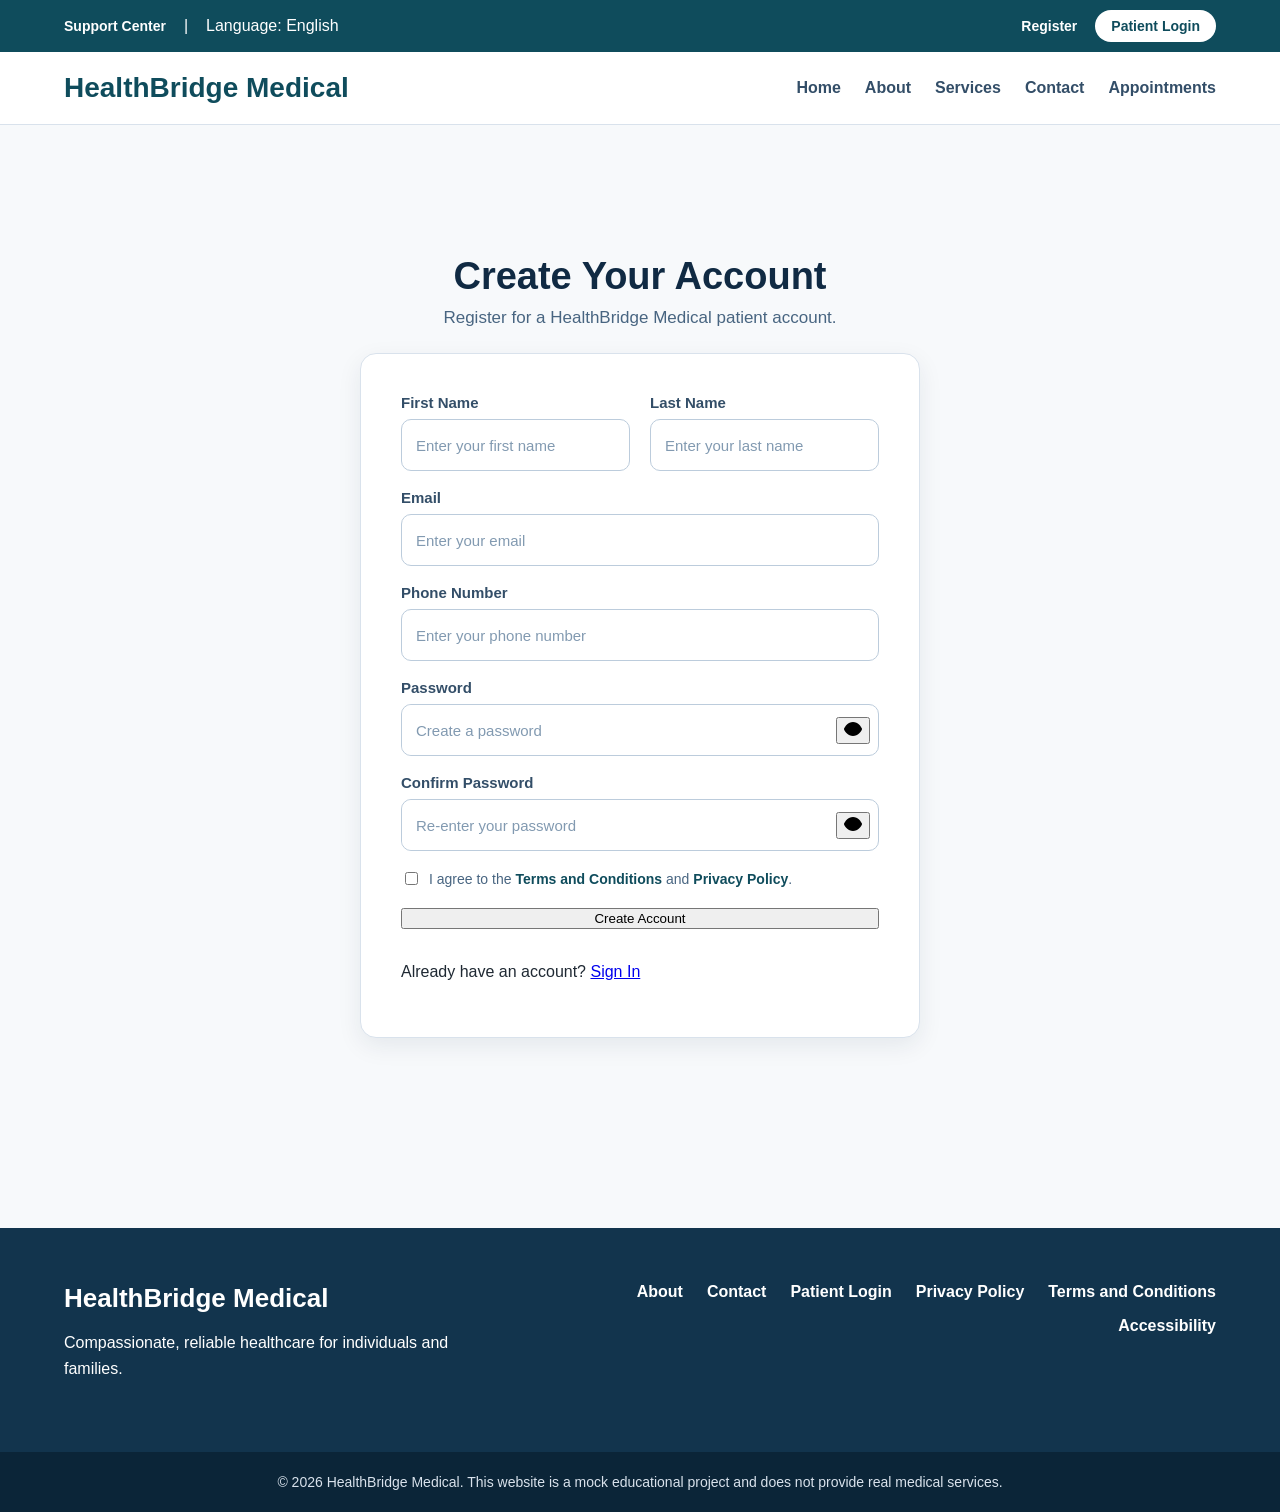
<file: html/register.html>
<!DOCTYPE html>
<html lang="en">

<head>
    <meta charset="UTF-8">
    <meta name="viewport" content="width=device-width, initial-scale=1.0">

    <title>Register | HealthBridge Medical</title>

    <link rel="stylesheet" href="../css/style.css">
    <link rel="icon" type="image/x-icon" href="../images/favicon.ico">
</head>

<body>

    <header>

        <div class="utility-bar">
            <div class="utility-content">

                <div class="utility-left">
                    <a href="contact.html">Support Center</a>
                    <span>|</span>
                    <span>Language: English</span>
                </div>

                <div class="utility-right">
                    <a href="register.html">Register</a>

                    <a href="login.html" class="login-button">
                        Patient Login
                    </a>
                </div>

            </div>
        </div>

        <div class="main-header">

            <nav>

                <div class="logo">
                    <h1>HealthBridge Medical</h1>
                </div>

                <ul class="nav-links">
                    <li><a href="../index.php">Home</a></li>
                    <li><a href="about.html">About</a></li>
                    <li><a href="services.html">Services</a></li>
                    <li><a href="contact.html">Contact</a></li>
                    <li><a href="appointment.html">Appointments</a></li>
                </ul>

            </nav>

        </div>

    </header>


    <main>

        <section class="register-page">

            <div class="login-heading">

                <h2>Create Your Account</h2>

                <p>
                    Register for a HealthBridge Medical patient account.
                </p>

            </div>


            <form
    class="register-form"
    action="../php/register.php"
    method="post"
>

                <div class="form-row">

                    <div class="register-field">

                        <label for="register-first-name">
                            First Name
                        </label>

                        <input
                            type="text"
                            id="register-first-name"
                            name="first_name"
                            placeholder="Enter your first name"
                            required
                        >

                    </div>


                    <div class="register-field">

                        <label for="register-last-name">
                            Last Name
                        </label>

                        <input
                            type="text"
                            id="register-last-name"
                            name="last_name"
                            placeholder="Enter your last name"
                            required
                        >

                    </div>

                </div>


                <div class="register-field">

                    <label for="register-email">
                        Email
                    </label>

                    <input
                        type="email"
                        id="register-email"
                        name="email"
                        placeholder="Enter your email"
                        required
                    >

                </div>


                <div class="register-field">

                    <label for="register-phone">
                        Phone Number
                    </label>

                    <input
                        type="tel"
                        id="register-phone"
                        name="phone"
                        placeholder="Enter your phone number"
                    >

                </div>


                <div class="register-field">

                    <label for="register-password">
                        Password
                    </label>

                    <div class="register-password-wrapper">

                        <input
                            type="password"
                            id="register-password"
                            name="password"
                            placeholder="Create a password"
                            required
                        >

                        <button
                            type="button"
                            class="password-toggle"
                            id="register-password-toggle"
                            aria-label="Show password"
                        >
                            <svg
                                viewBox="0 0 576 512"
                                height="18"
                                width="18"
                                xmlns="http://www.w3.org/2000/svg"
                            >
                                <path d="M288 32c-80.8 0-145.5 36.8-192.6 80.6C48.6 156 17.3 208 2.5 243.7c-3.3 7.9-3.3 16.7 0 24.6C17.3 304 48.6 356 95.4 399.4C142.5 443.2 207.2 480 288 480s145.5-36.8 192.6-80.6c46.8-43.5 78.1-95.4 93-131.1c3.3-7.9 3.3-16.7 0-24.6c-14.9-35.7-46.2-87.7-93-131.1C433.5 68.8 368.8 32 288 32z"></path>
                            </svg>
                        </button>

                    </div>

                </div>


                <div class="register-field">

                    <label for="confirm-password">
                        Confirm Password
                    </label>

                    <div class="register-password-wrapper">

                        <input
                            type="password"
                            id="confirm-password"
                            name="confirm_password"
                            placeholder="Re-enter your password"
                            required
                        >

                        <button
                            type="button"
                            class="password-toggle"
                            id="confirm-password-toggle"
                            aria-label="Show password"
                        >
                            <svg
                                viewBox="0 0 576 512"
                                height="18"
                                width="18"
                                xmlns="http://www.w3.org/2000/svg"
                            >
                                <path d="M288 32c-80.8 0-145.5 36.8-192.6 80.6C48.6 156 17.3 208 2.5 243.7c-3.3 7.9-3.3 16.7 0 24.6C17.3 304 48.6 356 95.4 399.4C142.5 443.2 207.2 480 288 480s145.5-36.8 192.6-80.6c46.8-43.5 78.1-95.4 93-131.1c3.3-7.9 3.3-16.7 0-24.6c-14.9-35.7-46.2-87.7-93-131.1C433.5 68.8 368.8 32 288 32z"></path>
                            </svg>
                        </button>

                    </div>

                </div>


                <div class="register-agreement">

                    <input
                        type="checkbox"
                        id="register-agreement"
                        name="agreement"
                        required
                    >

                    <label for="register-agreement">
                        I agree to the
                        <a href="terms.html">Terms and Conditions</a>
                        and
                        <a href="privacy.html">Privacy Policy</a>.
                    </label>

                </div>


                <button type="submit" class="button-submit">
                    Create Account
                </button>


                <p class="p">

                    Already have an account?

                    <a href="login.html" class="span">
                        Sign In
                    </a>

                </p>

            </form>

        </section>

    </main>


    <footer>

        <div class="footer-main">

            <div class="footer-content">

                <div class="footer-brand">

                    <h2>HealthBridge Medical</h2>

                    <p>
                        Compassionate, reliable healthcare for
                        individuals and families.
                    </p>

                </div>


                <div class="footer-links">

                    <a href="about.html">About</a>
                    <a href="contact.html">Contact</a>
                    <a href="login.html">Patient Login</a>
                    <a href="privacy.html">Privacy Policy</a>
                    <a href="terms.html">Terms and Conditions</a>
                    <a href="accessibility.html">Accessibility</a>

                </div>

            </div>

        </div>


        <div class="footer-bottom">

            <p>
                © 2026 HealthBridge Medical. This website is a mock
                educational project and does not provide real medical services.
            </p>

        </div>

    </footer>


    <script src="../js/script.js"></script>

</body>

</html>
</file>
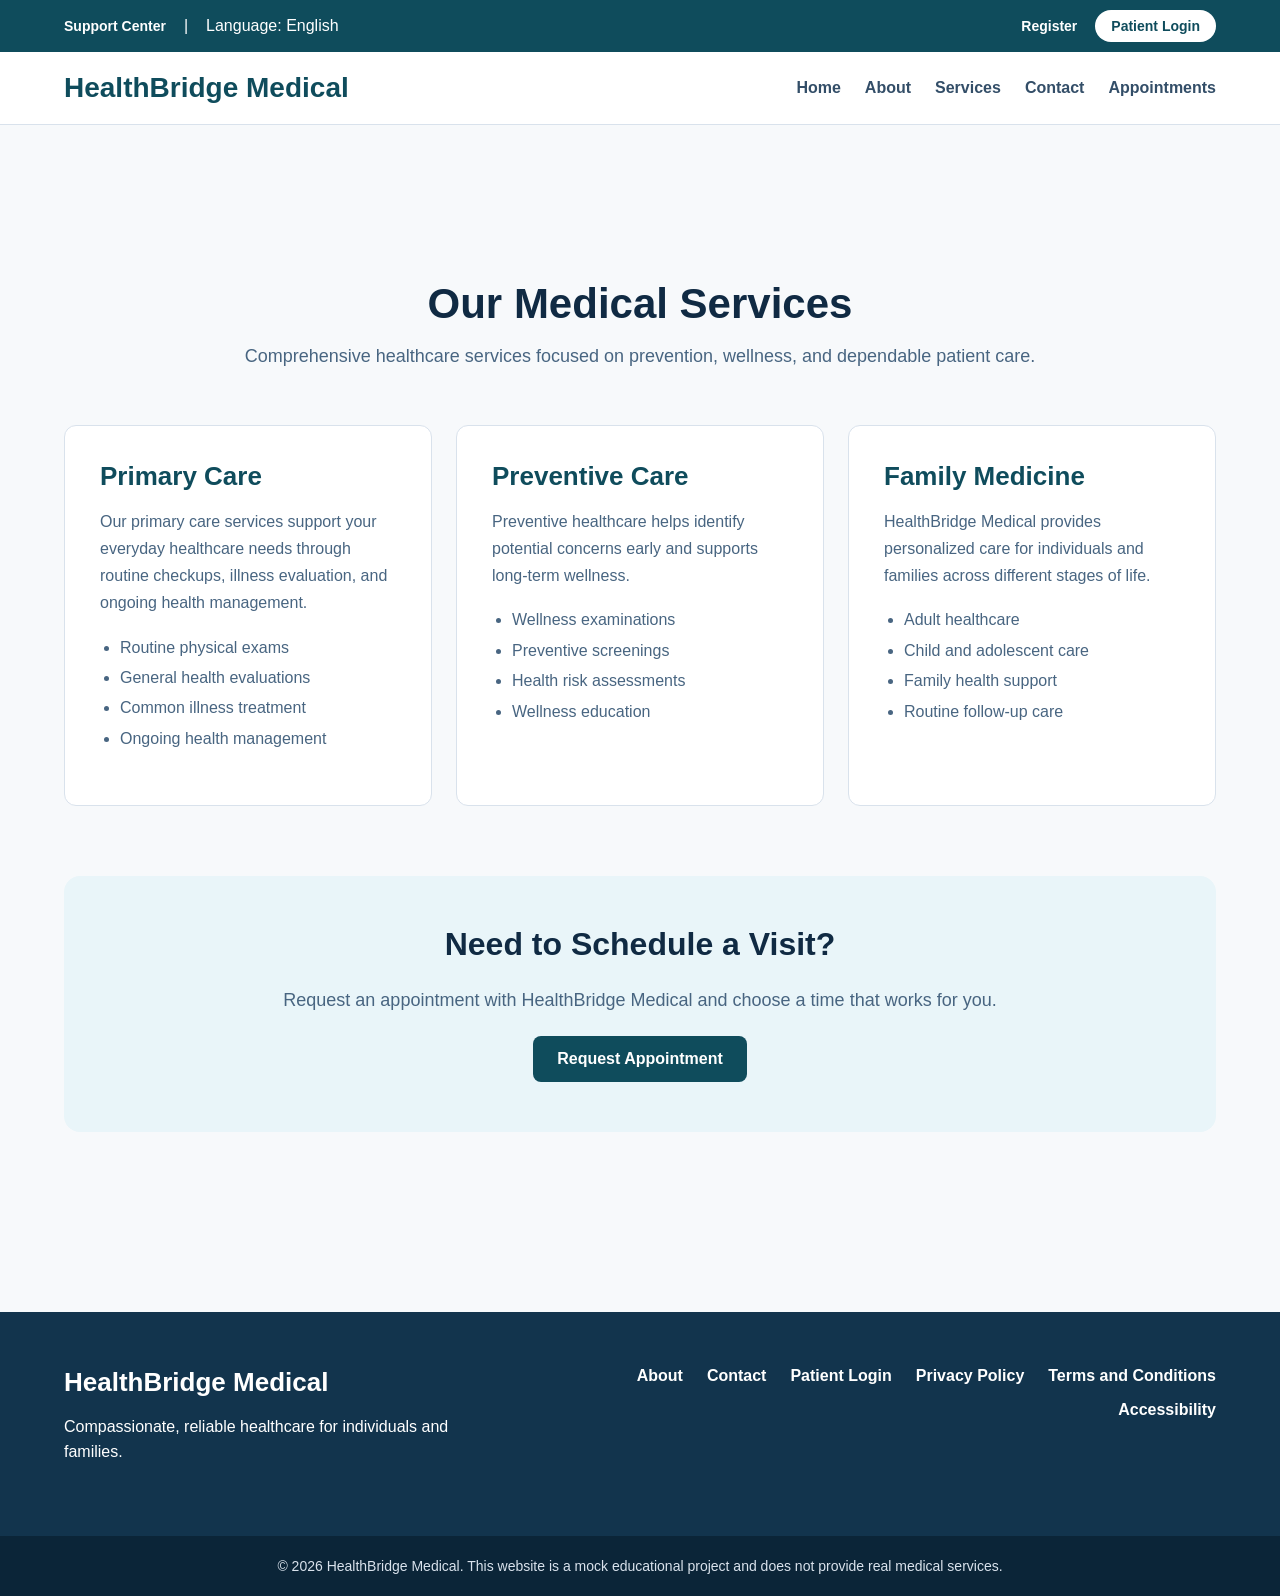
<file: html/services.html>
<!DOCTYPE html>
<html lang="en">

<head>
    <meta charset="UTF-8">
    <meta name="viewport" content="width=device-width, initial-scale=1.0">

    <title>Services | HealthBridge Medical</title>

    <link rel="stylesheet" href="../css/style.css">
    <link rel="icon" type="image/x-icon" href="../images/favicon.ico">
</head>

<body>

    <header>

        <div class="utility-bar">
            <div class="utility-content">

                <div class="utility-left">
                    <a href="contact.html">Support Center</a>
                    <span>|</span>
                    <span>Language: English</span>
                </div>

                <div class="utility-right">
                    <a href="register.html">Register</a>
                    <a href="login.html" class="login-button">
                        Patient Login
                    </a>
                </div>

            </div>
        </div>


        <div class="main-header">

            <nav>

                <div class="logo">
                    <h1>HealthBridge Medical</h1>
                </div>

                <ul class="nav-links">
                    <li><a href="../index.php">Home</a></li>
                    <li><a href="about.html">About</a></li>
                    <li><a href="services.html">Services</a></li>
                    <li><a href="contact.html">Contact</a></li>
                    <li><a href="appointment.html">Appointments</a></li>
                </ul>

            </nav>

        </div>

    </header>


    <main>

        <section class="page-heading">

            <h2>Our Medical Services</h2>

            <p>
                Comprehensive healthcare services focused on prevention,
                wellness, and dependable patient care.
            </p>

        </section>


        <section class="services-page-grid">

            <div class="services-page-card">

                <h2>Primary Care</h2>

                <p>
                    Our primary care services support your everyday
                    healthcare needs through routine checkups, illness
                    evaluation, and ongoing health management.
                </p>

                <ul>
                    <li>Routine physical exams</li>
                    <li>General health evaluations</li>
                    <li>Common illness treatment</li>
                    <li>Ongoing health management</li>
                </ul>

            </div>


            <div class="services-page-card">

                <h2>Preventive Care</h2>

                <p>
                    Preventive healthcare helps identify potential concerns
                    early and supports long-term wellness.
                </p>

                <ul>
                    <li>Wellness examinations</li>
                    <li>Preventive screenings</li>
                    <li>Health risk assessments</li>
                    <li>Wellness education</li>
                </ul>

            </div>


            <div class="services-page-card">

                <h2>Family Medicine</h2>

                <p>
                    HealthBridge Medical provides personalized care for
                    individuals and families across different stages of life.
                </p>

                <ul>
                    <li>Adult healthcare</li>
                    <li>Child and adolescent care</li>
                    <li>Family health support</li>
                    <li>Routine follow-up care</li>
                </ul>

            </div>

        </section>


        <section class="services-appointment">

            <h2>Need to Schedule a Visit?</h2>

            <p>
                Request an appointment with HealthBridge Medical and
                choose a time that works for you.
            </p>

            <a href="appointment.html" class="primary-button">
                Request Appointment
            </a>

        </section>

    </main>


    <footer>

        <div class="footer-main">

            <div class="footer-content">

                <div class="footer-brand">

                    <h2>HealthBridge Medical</h2>

                    <p>
                        Compassionate, reliable healthcare for
                        individuals and families.
                    </p>

                </div>


                <div class="footer-links">

                    <a href="about.html">About</a>
    <a href="contact.html">Contact</a>
    <a href="login.html">Patient Login</a>
    <a href="privacy.html">Privacy Policy</a>
    <a href="terms.html">Terms and Conditions</a>
    <a href="accessibility.html">Accessibility</a>

                </div>

            </div>

        </div>


        <div class="footer-bottom">

            <p>
                © 2026 HealthBridge Medical. This website is a mock
                educational project and does not provide real medical services.
            </p>

        </div>

    </footer>


    <script src="../js/script.js"></script>

</body>

</html>
</file>
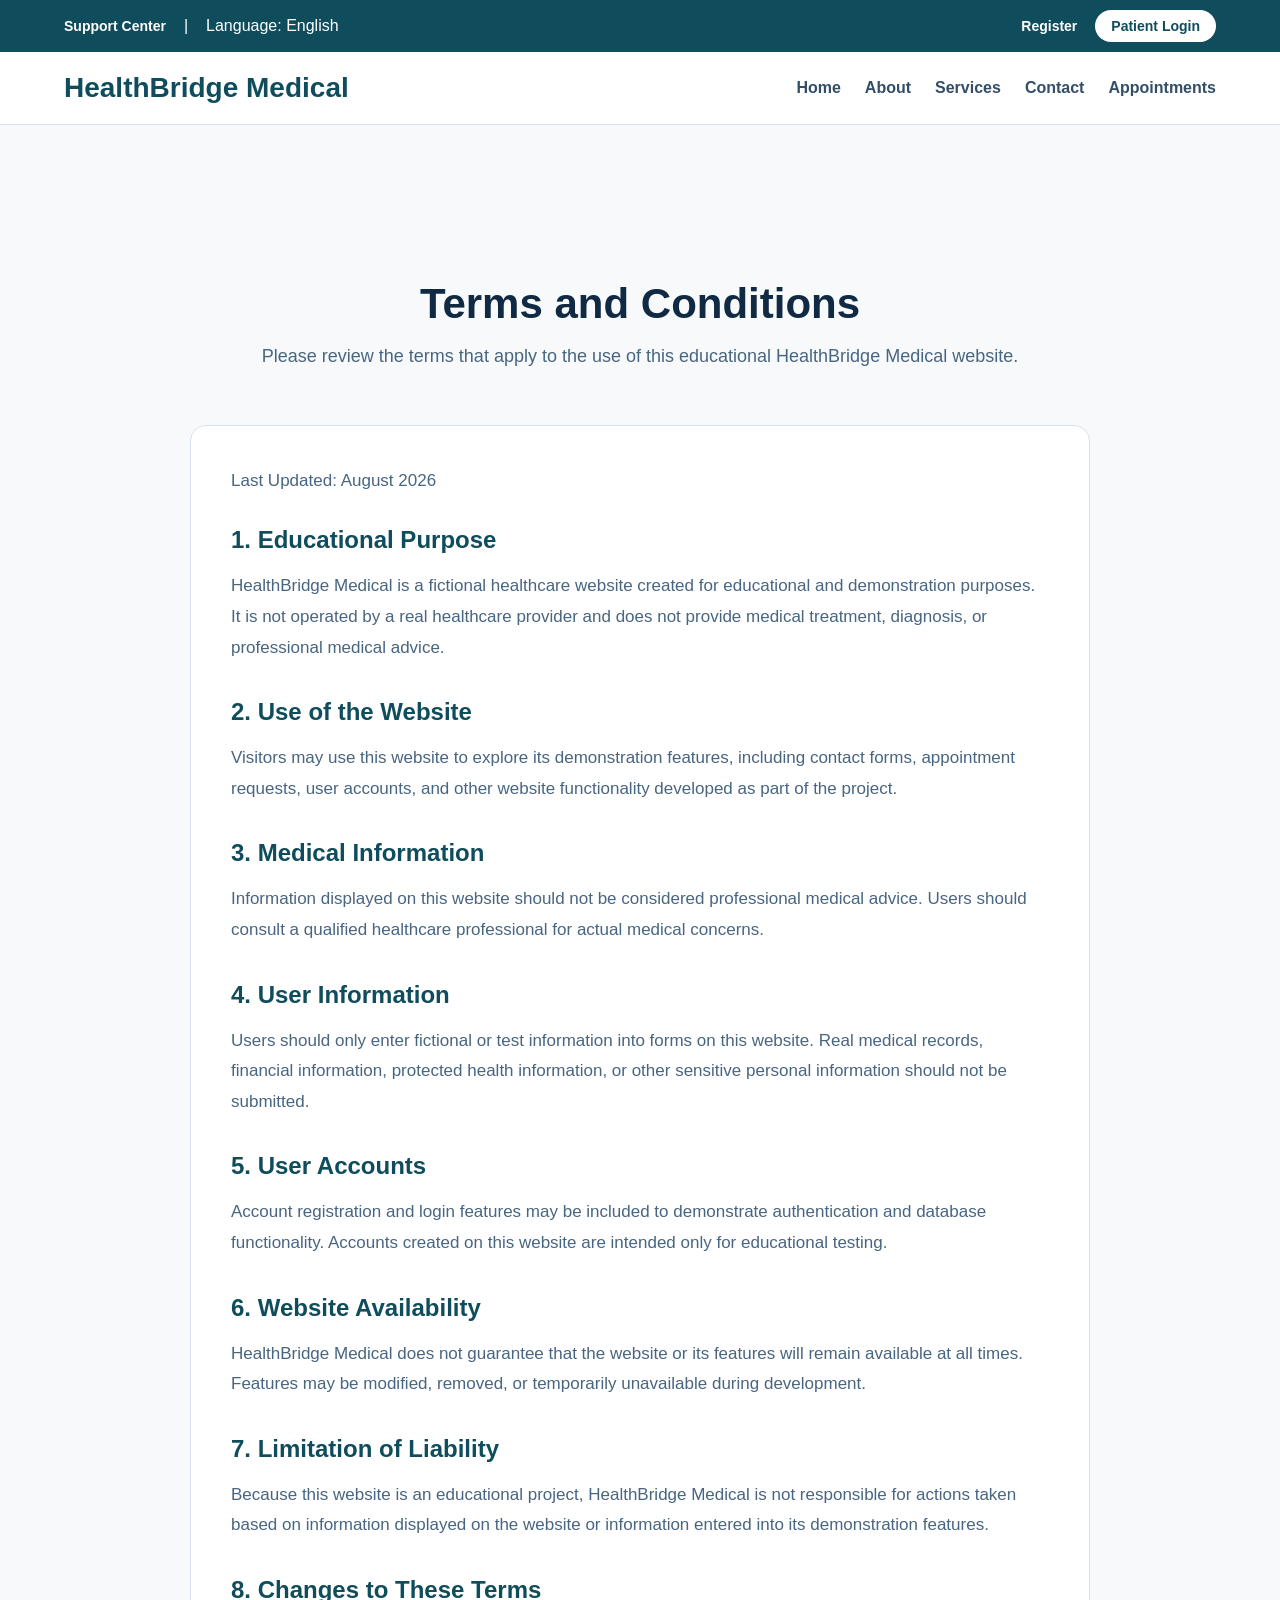
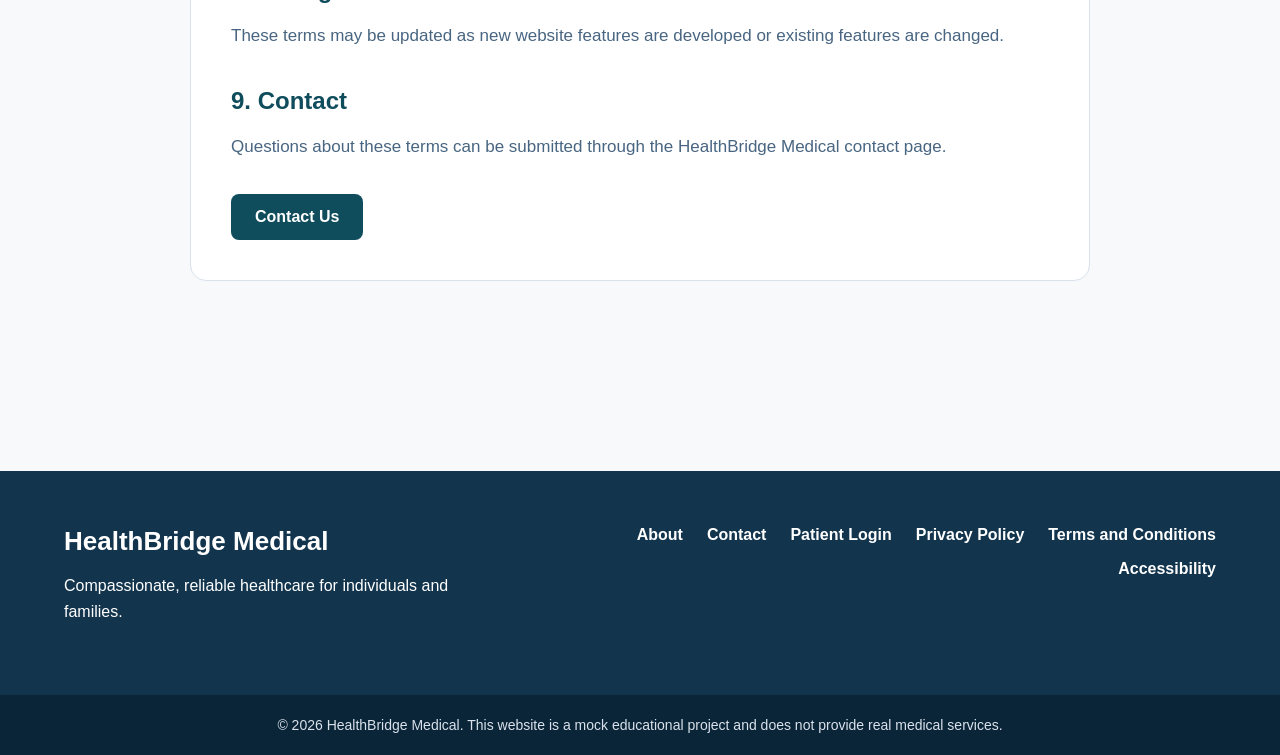
<file: html/terms.html>
<!DOCTYPE html>
<html lang="en">

<head>
    <meta charset="UTF-8">
    <meta name="viewport" content="width=device-width, initial-scale=1.0">

    <title>Terms and Conditions | HealthBridge Medical</title>

    <link rel="stylesheet" href="../css/style.css">
    <link rel="icon" type="image/x-icon" href="../images/favicon.ico">
</head>

<body>

    <header>

        <div class="utility-bar">
            <div class="utility-content">

                <div class="utility-left">
                    <a href="contact.html">Support Center</a>
                    <span>|</span>
                    <span>Language: English</span>
                </div>

                <div class="utility-right">
                    <a href="register.html">Register</a>
                    <a href="login.html" class="login-button">
                        Patient Login
                    </a>
                </div>

            </div>
        </div>


        <div class="main-header">

            <nav>

                <div class="logo">
                    <h1>HealthBridge Medical</h1>
                </div>

                <ul class="nav-links">
                    <li><a href="../index.php">Home</a></li>
                    <li><a href="about.html">About</a></li>
                    <li><a href="services.html">Services</a></li>
                    <li><a href="contact.html">Contact</a></li>
                    <li><a href="appointment.html">Appointments</a></li>
                </ul>

            </nav>

        </div>

    </header>


    <main>

        <section class="page-heading">

            <h2>Terms and Conditions</h2>

            <p>
                Please review the terms that apply to the use of this
                educational HealthBridge Medical website.
            </p>

        </section>


        <section class="policy-container">

            <div class="policy-card">

                <p class="policy-updated">
                    Last Updated: August 2026
                </p>


                <h2>1. Educational Purpose</h2>

                <p>
                    HealthBridge Medical is a fictional healthcare
                    website created for educational and demonstration
                    purposes. It is not operated by a real healthcare
                    provider and does not provide medical treatment,
                    diagnosis, or professional medical advice.
                </p>


                <h2>2. Use of the Website</h2>

                <p>
                    Visitors may use this website to explore its
                    demonstration features, including contact forms,
                    appointment requests, user accounts, and other
                    website functionality developed as part of the
                    project.
                </p>


                <h2>3. Medical Information</h2>

                <p>
                    Information displayed on this website should not
                    be considered professional medical advice. Users
                    should consult a qualified healthcare professional
                    for actual medical concerns.
                </p>


                <h2>4. User Information</h2>

                <p>
                    Users should only enter fictional or test
                    information into forms on this website. Real
                    medical records, financial information, protected
                    health information, or other sensitive personal
                    information should not be submitted.
                </p>


                <h2>5. User Accounts</h2>

                <p>
                    Account registration and login features may be
                    included to demonstrate authentication and database
                    functionality. Accounts created on this website are
                    intended only for educational testing.
                </p>


                <h2>6. Website Availability</h2>

                <p>
                    HealthBridge Medical does not guarantee that the
                    website or its features will remain available at
                    all times. Features may be modified, removed, or
                    temporarily unavailable during development.
                </p>


                <h2>7. Limitation of Liability</h2>

                <p>
                    Because this website is an educational project,
                    HealthBridge Medical is not responsible for actions
                    taken based on information displayed on the website
                    or information entered into its demonstration
                    features.
                </p>


                <h2>8. Changes to These Terms</h2>

                <p>
                    These terms may be updated as new website features
                    are developed or existing features are changed.
                </p>


                <h2>9. Contact</h2>

                <p>
                    Questions about these terms can be submitted through
                    the HealthBridge Medical contact page.
                </p>

                <a href="contact.html" class="primary-button">
                    Contact Us
                </a>

            </div>

        </section>

    </main>


    <footer>

        <div class="footer-main">

            <div class="footer-content">

                <div class="footer-brand">

                    <h2>HealthBridge Medical</h2>

                    <p>
                        Compassionate, reliable healthcare for
                        individuals and families.
                    </p>

                </div>


                <div class="footer-links">

                    <a href="about.html">About</a>
                    <a href="contact.html">Contact</a>
                    <a href="login.html">Patient Login</a>
                    <a href="privacy.html">Privacy Policy</a>
                    <a href="terms.html">Terms and Conditions</a>
                    <a href="accessibility.html">Accessibility</a>

                </div>

            </div>

        </div>


        <div class="footer-bottom">

            <p>
                © 2026 HealthBridge Medical. This website is a mock
                educational project and does not provide real medical services.
            </p>

        </div>

    </footer>


    <script src="../js/script.js"></script>

</body>

</html>
</file>
<file: css/style.css>
body {
    margin: 0;
    font-family: Arial, sans-serif;
    background-color: #f7f9fb;
    color: #1f2933;
}

/* HEADER */

/* Small bar at the very top */

.utility-bar {
    background-color: #0f4c5c;
    color: #ffffff;
}

.utility-content {
    max-width: 1200px;
    margin: 0 auto;
    padding: 10px 24px;

    display: flex;
    justify-content: space-between;
    align-items: center;
}

.utility-left,
.utility-right {
    display: flex;
    align-items: center;
    gap: 18px;
}

.utility-bar a {
    color: #ffffff;
    text-decoration: none;
    font-size: 14px;
    font-weight: 600;
}

.utility-bar a:hover {
    text-decoration: underline;
}


/* Patient Login button */

.login-button {
    background-color: #ffffff;
    color: #0f4c5c !important;

    padding: 8px 16px;
    border-radius: 20px;
}

.login-button:hover {
    background-color: #e9f5f9;
    text-decoration: none !important;
}


/* Main navigation */

.main-header {
    background-color: #ffffff;
    border-bottom: 1px solid #d9e2ec;
}

nav {
    max-width: 1200px;
    margin: 0 auto;
    padding: 20px 24px;

    display: flex;
    justify-content: space-between;
    align-items: center;
}

.logo h1 {
    margin: 0;
    color: #0f4c5c;
    font-size: 28px;
}

.nav-links {
    list-style: none;

    display: flex;
    align-items: center;
    gap: 24px;

    margin: 0;
    padding: 0;
}

.nav-links a {
    text-decoration: none;
    color: #334e68;
    font-weight: 600;
}

.nav-links a:hover {
    color: #0f4c5c;
}

/* HERO SECTION */

.hero {
    min-height: 520px;

    display: flex;
    align-items: center;

    background-image:
    linear-gradient(
        90deg,
        rgba(233, 245, 249, 0.94) 0%,
        rgba(233, 245, 249, 0.82) 30%,
        rgba(233, 245, 249, 0.35) 55%,
        rgba(233, 245, 249, 0.02) 100%
    ),
    url("../images/medical-hero.jpg");

    background-size: cover;
    background-position: center;

    border-radius: 24px;

    margin-top: 40px;
    margin-bottom: 60px;

    overflow: hidden;
}

.hero-content {
    max-width: 520px;
    padding: 60px;
}

.hero-label {
    display: inline-block;

    background-color: #ffffff;
    color: #0f4c5c;

    padding: 8px 14px;
    border-radius: 20px;

    font-size: 14px;
    font-weight: 600;

    margin-bottom: 20px;
}

.hero h2 {
    font-size: 48px;
    margin-top: 0;
    margin-bottom: 20px;
    color: #102a43;
}

.hero p {
    font-size: 20px;
    line-height: 1.6;
    color: #334e68;
    margin-bottom: 32px;
}

.hero-buttons {
    display: flex;
    gap: 16px;
}

.primary-button,
.secondary-button {
    display: inline-block;

    padding: 14px 24px;
    border-radius: 8px;

    text-decoration: none;
    font-weight: 600;
}

.primary-button {
    background-color: #0f4c5c;
    color: #ffffff;
}

.secondary-button {
    background-color: #ffffff;
    border: 2px solid #0f4c5c;
    color: #0f4c5c;
}

.primary-button:hover {
    background-color: #0b3b47;
}

.secondary-button:hover {
    background-color: #dceef3;
}


/* HERO IMAGE */

.hero-image {
    height: 100%;
    min-height: 520px;
}

.hero-image img {
    width: 100%;
    height: 100%;

    object-fit: cover;
    object-position: center;

    display: block;
}
main {
    max-width: 1200px;
    margin: 0 auto;
    padding: 60px 24px;
}

.services-section {
    padding: 70px 0;
}

.section-heading {
    text-align: center;
    margin-bottom: 40px;
}

.section-heading h2 {
    font-size: 36px;
    margin-bottom: 12px;
    color: #102a43;
}

.section-heading p {
    font-size: 18px;
    color: #486581;
}

.services-grid {
    display: grid;
    grid-template-columns: repeat(3, 1fr);
    gap: 24px;
}

.service-card {
    background-color: #ffffff;
    padding: 30px;
    border-radius: 12px;
    border: 1px solid #d9e2ec;
}

.service-card h3 {
    margin-top: 0;
    color: #0f4c5c;
    font-size: 22px;
}

.service-card p {
    color: #486581;
    line-height: 1.6;
}

/* WHY CHOOSE HEALTHBRIDGE SECTION */

.why-us {
    padding: 70px 0;
}

.why-us-grid {
    display: grid;
    grid-template-columns: repeat(3, 1fr);
    gap: 24px;
}

.why-us-item {
    background-color: #ffffff;
    padding: 30px;
    border-radius: 12px;
    border: 1px solid #d9e2ec;
    text-align: center;
}

.why-us-icon {
    width: 65px;
    height: 65px;
    margin: 0 auto 20px;

    display: flex;
    align-items: center;
    justify-content: center;

    background-color: #0f4c5c;
    color: #ffffff;

    border-radius: 50%;
    font-size: 30px;
}

.why-us-item h3 {
    color: #0f4c5c;
    font-size: 21px;
    margin-top: 0;
    margin-bottom: 12px;
}

.why-us-item p {
    color: #486581;
    line-height: 1.6;
}

/* FOOTER */

footer {
    margin-top: 60px;
}

.footer-main {
    background-color: #12344d;
    color: #ffffff;
}

.footer-content {
    max-width: 1200px;
    margin: 0 auto;

    padding: 55px 24px;

    display: flex;
    justify-content: space-between;
    align-items: flex-start;
    gap: 40px;
}

.footer-brand {
    max-width: 420px;
}

.footer-brand h2 {
    margin-top: 0;
    margin-bottom: 15px;

    font-size: 26px;
}

.footer-brand p {
    color: #d9e2ec;
    line-height: 1.6;
}


/* Footer links */

.footer-links {
    display: flex;
    flex-wrap: wrap;

    justify-content: flex-end;

    gap: 16px 24px;

    max-width: 600px;
}

.footer-links a {
    color: #ffffff;

    text-decoration: none;

    font-weight: 600;
}

.footer-links a:hover {
    text-decoration: underline;
}


/* Copyright area */

.footer-bottom {
    background-color: #0b2538;

    color: #ffffff;

    text-align: center;

    padding: 22px 24px;
}

.footer-bottom p {
    margin: 0;

    font-size: 14px;
    color: #d9e2ec;
}

/* GENERAL INNER PAGE HEADING */

.page-heading {
    text-align: center;
    padding: 60px 20px 40px;
}

.page-heading h2 {
    font-size: 42px;
    color: #102a43;
    margin-bottom: 15px;
}

.page-heading p {
    font-size: 18px;
    color: #486581;
}


/* ABOUT PAGE */

.about-section {
    max-width: 900px;
    margin: 0 auto;
    padding: 20px 0 60px;

    display: grid;
    gap: 24px;
}

.about-card {
    background-color: #ffffff;

    padding: 35px;

    border: 1px solid #d9e2ec;
    border-radius: 12px;
}

.about-card h2 {
    color: #0f4c5c;

    font-size: 28px;

    margin-top: 0;
    margin-bottom: 15px;
}

.about-card p {
    color: #486581;

    font-size: 18px;
    line-height: 1.8;

    margin: 0;
}

/* SERVICES PAGE */

.services-page-grid {
    display: grid;
    grid-template-columns: repeat(3, 1fr);
    gap: 24px;

    padding-bottom: 70px;
}

.services-page-card {
    background-color: #ffffff;

    padding: 35px;

    border: 1px solid #d9e2ec;
    border-radius: 12px;
}

.services-page-card h2 {
    color: #0f4c5c;

    font-size: 26px;

    margin-top: 0;
    margin-bottom: 15px;
}

.services-page-card p {
    color: #486581;
    line-height: 1.7;
}

.services-page-card ul {
    color: #486581;

    padding-left: 20px;

    line-height: 1.9;
}


/* Appointment call-to-action */

.services-appointment {
    background-color: #e9f5f9;

    text-align: center;

    padding: 50px 30px;

    border-radius: 16px;

    margin-bottom: 60px;
}

.services-appointment h2 {
    color: #102a43;

    font-size: 32px;

    margin-top: 0;
}

.services-appointment p {
    color: #486581;

    font-size: 18px;

    margin-bottom: 25px;
}

/* CONTACT PAGE */

.contact-layout {
    display: grid;
    grid-template-columns: 1fr 1.4fr;
    gap: 40px;

    padding-bottom: 70px;
}


/* Contact information card */

.contact-info {
    background-color: #e9f5f9;

    padding: 35px;

    border-radius: 16px;
}

.contact-info h2 {
    color: #102a43;

    margin-top: 0;
    margin-bottom: 30px;
}

.contact-info-item {
    margin-bottom: 28px;
}

.contact-info-item h3 {
    color: #0f4c5c;

    margin-bottom: 8px;
}

.contact-info-item p {
    color: #486581;

    margin: 5px 0;

    line-height: 1.6;
}


/* Contact form */

.contact-form-container {
    background-color: #ffffff;

    padding: 35px;

    border: 1px solid #d9e2ec;
    border-radius: 16px;
}

.contact-form-container h2 {
    color: #102a43;

    margin-top: 0;
    margin-bottom: 30px;
}

.contact-form {
    display: grid;
    gap: 22px;
}

.form-group {
    display: flex;
    flex-direction: column;
    gap: 8px;
}

.form-group label {
    color: #334e68;

    font-weight: 600;
}

.form-group input,
.form-group textarea {
    padding: 14px;

    border: 1px solid #bcccdc;
    border-radius: 8px;

    font-family: Arial, sans-serif;
    font-size: 16px;
}

.form-group input:focus,
.form-group textarea:focus {
    outline: none;

    border-color: #0f4c5c;
}

.form-group textarea {
    resize: vertical;
}

.form-button {
    border: none;
    cursor: pointer;

    width: fit-content;
}

/* APPOINTMENT PAGE */

.appointment-layout {
    display: grid;
    grid-template-columns: 0.8fr 1.5fr;
    gap: 40px;

    padding-bottom: 70px;
}


/* Appointment information */

.appointment-info {
    background-color: #e9f5f9;

    padding: 35px;

    border-radius: 16px;
}

.appointment-info h2 {
    color: #102a43;

    margin-top: 0;
    margin-bottom: 20px;
}

.appointment-info > p {
    color: #486581;

    line-height: 1.7;

    margin-bottom: 30px;
}

.appointment-info-item {
    margin-top: 30px;
}

.appointment-info-item h3 {
    color: #0f4c5c;

    margin-bottom: 10px;
}

.appointment-info-item p {
    color: #486581;

    line-height: 1.6;

    margin: 5px 0;
}


/* Appointment form */

.appointment-form-container {
    background-color: #ffffff;

    padding: 35px;

    border: 1px solid #d9e2ec;
    border-radius: 16px;
}

.appointment-form-container h2 {
    color: #102a43;

    margin-top: 0;
    margin-bottom: 30px;
}

.appointment-form {
    display: grid;
    gap: 22px;
}

.form-row {
    display: grid;
    grid-template-columns: 1fr 1fr;
    gap: 20px;
}

.form-group select {
    padding: 14px;

    border: 1px solid #bcccdc;
    border-radius: 8px;

    background-color: #ffffff;

    font-family: Arial, sans-serif;
    font-size: 16px;
}

.form-group select:focus {
    outline: none;
    border-color: #0f4c5c;
}

/* PRIVACY POLICY / LEGAL PAGES */

.policy-container {
    max-width: 900px;
    margin: 0 auto;
    padding-bottom: 70px;
}

.policy-card {
    background-color: #ffffff;

    padding: 40px;

    border: 1px solid #d9e2ec;
    border-radius: 16px;
}

.policy-updated {
    color: #829ab1;

    font-size: 15px;

    margin-top: 0;
    margin-bottom: 30px;
}

.policy-card h2 {
    color: #0f4c5c;

    font-size: 24px;

    margin-top: 35px;
    margin-bottom: 12px;
}

.policy-card h2:first-of-type {
    margin-top: 0;
}

.policy-card p {
    color: #486581;

    font-size: 17px;
    line-height: 1.8;
}

.policy-card .primary-button {
    margin-top: 15px;
}

/* ========================================
   PATIENT LOGIN PAGE
======================================== */

.login-page {
    min-height: 650px;

    display: flex;
    flex-direction: column;
    align-items: center;
    justify-content: center;

    padding: 70px 20px;
}


/* Login heading */

.login-heading {
    text-align: center;
    margin-bottom: 25px;
}

.login-heading h2 {
    color: #102a43;
    font-size: 38px;

    margin: 0 0 10px;
}

.login-heading p {
    color: #486581;
    font-size: 17px;

    margin: 0;
}


/* Login card */

.login-page .form {
    display: flex;
    flex-direction: column;

    gap: 14px;

    background-color: #ffffff;

    width: 100%;
    max-width: 460px;

    padding: 40px;

    border: 1px solid #d9e2ec;
    border-radius: 16px;

    box-shadow: 0 8px 24px rgba(16, 42, 67, 0.08);

    box-sizing: border-box;
}


/* Labels */

.login-page .flex-column {
    display: flex;
    flex-direction: column;
}

.login-page .flex-column label {
    color: #334e68;

    font-size: 15px;
    font-weight: 600;
}


/* Input containers */

.login-page .inputForm {
    width: 100%;
    height: 52px;

    display: flex;
    align-items: center;

    padding: 0 14px;

    background-color: #ffffff;

    border: 1.5px solid #bcccdc;
    border-radius: 10px;

    box-sizing: border-box;

    transition: 0.2s ease-in-out;
}

.login-page .inputForm:focus-within {
    border-color: #0f4c5c;

    box-shadow: 0 0 0 3px rgba(15, 76, 92, 0.08);
}

.login-page .inputForm svg {
    fill: #486581;

    flex-shrink: 0;
}


/* Actual input */

.login-page .input {
    width: 100%;
    height: 100%;

    margin-left: 10px;

    border: none;
    outline: none;

    background: transparent;

    color: #102a43;

    font-family: Arial, sans-serif;
    font-size: 15px;
}

.login-page .input::placeholder {
    color: #829ab1;
}


/* Eye button */

.login-page .password-toggle {
    display: flex;
    align-items: center;
    justify-content: center;

    padding: 5px;

    border: none;

    background-color: transparent;

    cursor: pointer;
}

.login-page .password-toggle svg {
    fill: #486581;
}


/* Remember / Forgot password row */

.login-page .flex-row {
    display: flex;
    align-items: center;
    justify-content: space-between;

    gap: 10px;
}

.login-page .remember-me {
    display: flex;
    align-items: center;

    gap: 6px;
}

.login-page .remember-me label {
    color: #486581;

    font-size: 14px;
}

.login-page .span {
    color: #0f4c5c;

    font-size: 14px;
    font-weight: 600;

    text-decoration: none;
}

.login-page .span:hover {
    text-decoration: underline;
}


/* Sign in */

.login-page .button-submit {
    width: 100%;
    height: 50px;

    margin-top: 12px;

    border: none;
    border-radius: 10px;

    background-color: #0f4c5c;
    color: #ffffff;

    font-size: 16px;
    font-weight: 600;

    cursor: pointer;

    transition: 0.2s ease-in-out;
}

.login-page .button-submit:hover {
    background-color: #0b3b47;
}


/* Bottom text */

.login-page .p {
    margin: 4px 0;

    text-align: center;

    color: #486581;

    font-size: 14px;
}

.login-page .line {
    margin-top: 12px;
}


/* Google / Apple buttons */

.login-page .social-login {
    width: 100%;
}

.login-page .btn {
    width: 100%;
    height: 50px;

    display: flex;
    align-items: center;
    justify-content: center;

    gap: 10px;

    border: 1px solid #d9e2ec;
    border-radius: 10px;

    background-color: #ffffff;
    color: #334e68;

    font-weight: 600;

    cursor: pointer;

    transition: 0.2s ease-in-out;
}

.login-page .btn:hover {
    border-color: #0f4c5c;

    background-color: #f7f9fb;
}


/* Mobile */

@media (max-width: 600px) {

    .login-page {
        padding: 50px 15px;
    }

    .login-page .form {
        padding: 30px 22px;
    }

    .login-heading h2 {
        font-size: 32px;
    }

    .login-page .social-login {
        flex-direction: column;
    }
}

/* ========================================
   REGISTER PAGE
======================================== */

.register-page {
    min-height: 700px;

    display: flex;
    flex-direction: column;
    align-items: center;
    justify-content: center;

    padding: 70px 20px;
}

.register-form {
    width: 100%;
    max-width: 560px;

    display: flex;
    flex-direction: column;

    gap: 18px;

    padding: 40px;

    background-color: #ffffff;

    border: 1px solid #d9e2ec;
    border-radius: 16px;

    box-shadow: 0 8px 24px rgba(16, 42, 67, 0.08);

    box-sizing: border-box;
}

.register-field {
    display: flex;
    flex-direction: column;

    gap: 8px;
}

.register-field label {
    color: #334e68;

    font-size: 15px;
    font-weight: 600;
}

.register-field input {
    height: 52px;

    padding: 0 14px;

    border: 1.5px solid #bcccdc;
    border-radius: 10px;

    box-sizing: border-box;

    font-family: Arial, sans-serif;
    font-size: 15px;

    color: #102a43;
}

.register-field input:focus {
    outline: none;

    border-color: #0f4c5c;

    box-shadow: 0 0 0 3px rgba(15, 76, 92, 0.08);
}

.register-field input::placeholder {
    color: #829ab1;
}


/* Password field with eye button */

.register-password-wrapper {
    height: 52px;

    display: flex;
    align-items: center;

    border: 1.5px solid #bcccdc;
    border-radius: 10px;

    background-color: #ffffff;
}

.register-password-wrapper:focus-within {
    border-color: #0f4c5c;

    box-shadow: 0 0 0 3px rgba(15, 76, 92, 0.08);
}

.register-password-wrapper input {
    width: 100%;
    height: 100%;

    border: none;

    box-shadow: none;
}

.register-password-wrapper input:focus {
    border: none;

    box-shadow: none;
}

.register-password-wrapper .password-toggle {
    margin-right: 8px;
}


/* Agreement */

.register-agreement {
    display: flex;
    align-items: flex-start;

    gap: 8px;
}

.register-agreement input {
    margin-top: 3px;
}

.register-agreement label {
    color: #486581;

    font-size: 14px;
    line-height: 1.5;
}

.register-agreement a {
    color: #0f4c5c;

    font-weight: 600;

    text-decoration: none;
}

.register-agreement a:hover {
    text-decoration: underline;
}


/* Mobile */

@media (max-width: 600px) {

    .register-form {
        padding: 30px 22px;
    }

    .register-form .form-row {
        grid-template-columns: 1fr;
    }
}

/* ========================================
   FORGOT PASSWORD PAGE
======================================== */

.forgot-password-page {
    min-height: 620px;

    display: flex;
    flex-direction: column;
    align-items: center;
    justify-content: center;

    padding: 70px 20px;
}

.forgot-password-form {
    width: 100%;
    max-width: 460px;

    display: flex;
    flex-direction: column;

    gap: 20px;

    padding: 40px;

    background-color: #ffffff;

    border: 1px solid #d9e2ec;
    border-radius: 16px;

    box-shadow: 0 8px 24px rgba(16, 42, 67, 0.08);

    box-sizing: border-box;
}

.forgot-password-form .p {
    text-align: center;

    color: #486581;

    font-size: 14px;

    margin: 5px 0;
}

.forgot-password-form .span {
    color: #0f4c5c;

    font-weight: 600;

    text-decoration: none;
}

.forgot-password-form .span:hover {
    text-decoration: underline;
}

@media (max-width: 600px) {

    .forgot-password-form {
        padding: 30px 22px;
    }
}

/* ========================================
   REGISTER FORM MESSAGES
======================================== */

.register-message {
    margin: 5px 0 0;

    padding: 12px 14px;

    border-radius: 8px;

    font-size: 14px;
    line-height: 1.5;

    text-align: center;
}

.error-message {
    background-color: #fff1f0;

    border: 1px solid #f5c2c0;

    color: #9b2c2c;
}

.success-message {
    background-color: #edf8f3;

    border: 1px solid #b7dfcc;

    color: #276749;
}

/* ========================================
   CONTACT FORM MESSAGES
======================================== */

.contact-message {
    margin: 5px 0 0;

    padding: 12px 14px;

    border-radius: 8px;

    font-size: 14px;
    line-height: 1.5;

    text-align: center;
}

/* ========================================
   APPOINTMENT FORM MESSAGES
======================================== */

.appointment-message {
    margin: 5px 0 0;
    padding: 12px 14px;
    border-radius: 8px;
    font-size: 14px;
    line-height: 1.5;
    text-align: center;
}

/* =========================
   Patient Dashboard
========================= */

.dashboard-page {
    max-width: 1200px;
    margin: 0 auto;
    padding: 60px 20px;
}

.dashboard-welcome {
    margin-bottom: 30px;
}

.dashboard-welcome h2 {
    color: #102a43;
    font-size: 32px;
    margin-bottom: 10px;
}

.dashboard-welcome p {
    color: #486581;
    font-size: 17px;
}

.dashboard-grid {
    display: grid;
    grid-template-columns: repeat(2, 1fr);
    gap: 24px;
}

.dashboard-section {
    background: #ffffff;
    border: 1px solid #d9e2ec;
    border-radius: 14px;
    padding: 28px;
    box-shadow: 0 4px 14px rgba(16, 42, 67, 0.08);
}

.dashboard-section h3 {
    color: #102a43;
    margin-bottom: 18px;
    font-size: 21px;
}

.dashboard-section p {
    color: #486581;
    line-height: 1.6;
    margin-bottom: 12px;
}

.dashboard-empty {
    margin-bottom: 20px;
}

.dashboard-actions {
    display: flex;
    flex-direction: column;
    gap: 12px;
}

.dashboard-action-link {
    display: block;
    padding: 12px 16px;
    border: 1px solid #d9e2ec;
    border-radius: 8px;
    color: #0f4c5c;
    text-decoration: none;
    font-weight: bold;
    transition: 0.2s ease;
}

.dashboard-action-link:hover {
    background: #f7f9fb;
    border-color: #0f4c5c;
}

.dashboard-button {
    display: inline-block;
    background: #0f4c5c;
    color: #ffffff;
    text-decoration: none;
    padding: 11px 18px;
    border-radius: 8px;
    font-weight: bold;
    transition: 0.2s ease;
}

.dashboard-button:hover {
    opacity: 0.9;
}

.dashboard-logout {
    background: #102a43;
}

@media (max-width: 768px) {
    .dashboard-grid {
        grid-template-columns: 1fr;
    }

    .dashboard-page {
        padding: 40px 16px;
    }

    .dashboard-welcome h2 {
        font-size: 27px;
    }
}

/* =========================
   Membership Page
========================= */

.membership-hero {
    background: #eef6f7;
    padding: 70px 20px 55px;
    text-align: center;
}

.membership-hero-content {
    max-width: 760px;
    margin: 0 auto;
}

.membership-eyebrow {
    display: inline-block;
    color: #0f4c5c;
    font-weight: bold;
    text-transform: uppercase;
    letter-spacing: 1px;
    margin-bottom: 12px;
}

.membership-hero h2 {
    color: #102a43;
    font-size: 38px;
    margin-bottom: 16px;
}

.membership-hero p {
    color: #486581;
    font-size: 18px;
    line-height: 1.7;
}

.membership-page {
    max-width: 1200px;
    margin: 0 auto;
    padding: 60px 20px;
}

.membership-grid {
    display: grid;
    grid-template-columns: repeat(3, 1fr);
    gap: 24px;
    align-items: stretch;
}

.membership-card {
    position: relative;
    background: #ffffff;
    border: 1px solid #d9e2ec;
    border-radius: 16px;
    padding: 32px;
    box-shadow: 0 5px 18px rgba(16, 42, 67, 0.08);
    display: flex;
    flex-direction: column;
}

.membership-card.featured {
    border: 2px solid #0f4c5c;
    transform: translateY(-10px);
}

.popular-badge {
    position: absolute;
    top: -15px;
    left: 50%;
    transform: translateX(-50%);
    background: #0f4c5c;
    color: #ffffff;
    padding: 7px 16px;
    border-radius: 20px;
    font-size: 13px;
    font-weight: bold;
    white-space: nowrap;
}

.membership-card h3 {
    color: #102a43;
    font-size: 26px;
    margin-bottom: 12px;
}

.membership-description {
    color: #486581;
    line-height: 1.6;
    min-height: 78px;
}

.membership-price {
    margin-top: 24px;
    margin-bottom: 5px;
}

.price {
    color: #102a43;
    font-size: 42px;
    font-weight: bold;
}

.price-period {
    color: #486581;
}

.annual-price {
    color: #486581;
    font-size: 14px;
    margin-bottom: 24px;
}

.membership-benefits {
    list-style: none;
    padding: 0;
    margin: 0 0 28px;
    flex-grow: 1;
}

.membership-benefits li {
    padding: 11px 0;
    border-bottom: 1px solid #edf2f7;
    color: #486581;
}

.membership-benefits li::before {
    content: "✓";
    color: #0f4c5c;
    font-weight: bold;
    margin-right: 10px;
}

.membership-button {
    display: block;
    text-align: center;
    background: #0f4c5c;
    color: #ffffff;
    text-decoration: none;
    padding: 13px 20px;
    border-radius: 8px;
    font-weight: bold;
    transition: 0.2s ease;
}

.membership-button:hover {
    opacity: 0.9;
}

.membership-disclaimer {
    margin-top: 55px;
    background: #f7f9fb;
    border: 1px solid #d9e2ec;
    border-radius: 12px;
    padding: 24px;
}

.membership-disclaimer h3 {
    color: #102a43;
    margin-bottom: 10px;
}

.membership-disclaimer p {
    color: #486581;
    line-height: 1.6;
}

@media (max-width: 900px) {
    .membership-grid {
        grid-template-columns: 1fr;
    }

    .membership-card.featured {
        transform: none;
    }
}

@media (max-width: 600px) {
    .membership-hero h2 {
        font-size: 30px;
    }

    .membership-page {
        padding: 40px 16px;
    }
}

/* =========================
   Dashboard Appointments
========================= */

.dashboard-success {
    background: #e7f6ef;
    border: 1px solid #b7dfcc;
    color: #245c44;
    padding: 14px 18px;
    border-radius: 10px;
    margin-bottom: 24px;
}

.appointment-list {
    display: flex;
    flex-direction: column;
    gap: 16px;
    margin-bottom: 22px;
}

.appointment-item {
    border: 1px solid #d9e2ec;
    border-radius: 10px;
    padding: 18px;
    background: #f7f9fb;
}

.appointment-item-header {
    display: flex;
    justify-content: space-between;
    align-items: center;
    gap: 12px;
    margin-bottom: 12px;
}

.appointment-item-header h4 {
    color: #102a43;
    margin: 0;
}

.appointment-status {
    background: #e7f6ef;
    color: #245c44;
    padding: 5px 10px;
    border-radius: 20px;
    font-size: 13px;
    font-weight: bold;
}

.appointment-item p {
    margin: 7px 0;
}

/* =========================
   Cancel Appointment
========================= */

.cancel-appointment-form {
    margin-top: 16px;
}

.dashboard-cancel {
    background: #8b2f2f;
}

.dashboard-cancel:hover {
    opacity: 0.9;
}

/* =========================
   Membership Checkout
========================= */

.checkout-container {
    max-width: 1000px;
    margin: 0 auto 40px;
    display: grid;
    grid-template-columns: 1fr 1fr;
    gap: 30px;
}

.checkout-summary,
.checkout-payment {
    background: #ffffff;
    border: 1px solid #d9e2ec;
    border-radius: 14px;
    padding: 30px;
    box-shadow: 0 4px 14px rgba(16, 42, 67, 0.08);
}

.checkout-summary h3,
.checkout-payment h3 {
    color: #102a43;
    font-size: 22px;
    margin-bottom: 22px;
}

.checkout-plan {
    display: flex;
    justify-content: space-between;
    align-items: center;
    gap: 20px;
    padding-bottom: 22px;
    border-bottom: 1px solid #d9e2ec;
}

.checkout-label {
    display: block;
    color: #486581;
    font-size: 14px;
    margin-bottom: 6px;
}

.checkout-plan h2 {
    color: #102a43;
    margin: 0;
}

.checkout-price {
    color: #0f4c5c;
    font-size: 28px;
    font-weight: bold;
    white-space: nowrap;
}

.checkout-price span {
    color: #486581;
    font-size: 14px;
    font-weight: normal;
}

.checkout-details {
    margin-top: 22px;
}

.checkout-details p {
    color: #486581;
    margin-bottom: 14px;
    line-height: 1.5;
}

.checkout-test-notice {
    background: #f7f9fb;
    border: 1px solid #d9e2ec;
    border-radius: 10px;
    padding: 16px;
    margin-bottom: 24px;
}

.checkout-test-notice strong {
    color: #102a43;
}

.checkout-test-notice p {
    color: #486581;
    line-height: 1.5;
    margin: 6px 0 0;
}

.checkout-form {
    display: flex;
    flex-direction: column;
    gap: 18px;
}

.checkout-form-row {
    display: grid;
    grid-template-columns: 1fr 1fr;
    gap: 16px;
}

.checkout-form .register-field {
    margin-bottom: 0;
}

@media (max-width: 768px) {

    .checkout-container {
        grid-template-columns: 1fr;
    }

    .checkout-form-row {
        grid-template-columns: 1fr;
    }

    .checkout-plan {
        align-items: flex-start;
        flex-direction: column;
    }
}

/* =========================
   Checkout Submit Button
========================= */

.checkout-form .button-submit {
    width: 100%;
    background: #0f4c5c;
    color: #ffffff;
    border: none;
    border-radius: 8px;
    padding: 13px 18px;
    font-size: 15px;
    font-weight: 600;
    cursor: pointer;
    transition: opacity 0.2s ease;
}

.checkout-form .button-submit:hover {
    opacity: 0.9;
}

/* ========================================
   RESPONSIVE / MOBILE DESIGN
======================================== */

/* Prevent elements from accidentally
   becoming wider than the screen */
*,
*::before,
*::after {
    box-sizing: border-box;
}

html,
body {
    width: 100%;
    max-width: 100%;
    overflow-x: hidden;
}

img {
    max-width: 100%;
    height: auto;
}


/* ========================================
   TABLET
======================================== */

@media (max-width: 900px) {

    /* HEADER */

    .utility-content {
        padding: 10px 18px;
        gap: 12px;
        flex-wrap: wrap;
    }

    .utility-left,
    .utility-right {
        flex-wrap: wrap;
        gap: 12px;
    }

    nav {
        padding: 18px;
        flex-direction: column;
        align-items: flex-start;
        gap: 18px;
    }

    .nav-links {
        width: 100%;
        flex-wrap: wrap;
        justify-content: flex-start;
        gap: 14px 20px;
    }


    /* HOMEPAGE */

    .hero {
        min-height: auto;
        margin-top: 25px;
        margin-bottom: 40px;
        background-position: center;
    }

    .hero-content {
        max-width: 600px;
        padding: 45px 35px;
    }

    .hero h2 {
        font-size: 40px;
    }

    .services-grid,
    .why-us-grid {
        grid-template-columns: 1fr 1fr;
    }


    /* INNER PAGE GRIDS */

    .services-page-grid {
        grid-template-columns: 1fr 1fr;
    }

    .contact-layout,
    .appointment-layout {
        grid-template-columns: 1fr;
    }


    /* FOOTER */

    .footer-content {
        flex-direction: column;
    }

    .footer-links {
        justify-content: flex-start;
    }
}


/* ========================================
   MOBILE PHONES
======================================== */

@media (max-width: 600px) {

    /* GENERAL */

    main {
        width: 100%;
        padding: 30px 16px;
    }


    /* TOP UTILITY BAR */

    .utility-content {
        padding: 10px 14px;
        flex-direction: column;
        align-items: stretch;
        gap: 10px;
    }

    .utility-left,
    .utility-right {
        width: 100%;
        justify-content: center;
        flex-wrap: wrap;
        gap: 8px 14px;
    }

    .utility-bar a,
    .utility-bar span {
        font-size: 13px;
    }

    .login-button {
        padding: 7px 13px;
    }


    /* MAIN NAVIGATION */

    nav {
        width: 100%;
        padding: 16px;
        flex-direction: column;
        align-items: center;
        gap: 16px;
    }

    .logo {
        width: 100%;
        text-align: center;
    }

    .logo h1 {
        font-size: 25px;
    }

    .nav-links {
        width: 100%;
        display: flex;
        flex-wrap: wrap;
        justify-content: center;
        gap: 10px 16px;
    }

    .nav-links li {
        margin: 0;
    }

    .nav-links a {
        font-size: 14px;
        white-space: nowrap;
    }


    /* HOMEPAGE HERO */

    .hero {
        min-height: auto;
        margin: 20px 0 40px;
        border-radius: 16px;

        background-image:
        linear-gradient(
            rgba(233, 245, 249, 0.88),
            rgba(233, 245, 249, 0.88)
        ),
        url("../images/medical-hero.jpg");

        background-position: center;
    }

    .hero-content {
        width: 100%;
        max-width: none;
        padding: 40px 24px;
    }

    .hero h2 {
        font-size: 36px;
        line-height: 1.15;
    }

    .hero p {
        font-size: 17px;
        line-height: 1.6;
    }

    .hero-buttons {
        flex-direction: column;
        gap: 12px;
    }

    .primary-button,
    .secondary-button {
        width: 100%;
        text-align: center;
    }


    /* SECTION HEADINGS */

    .section-heading {
        margin-bottom: 28px;
    }

    .section-heading h2 {
        font-size: 30px;
    }

    .section-heading p {
        font-size: 16px;
    }


    /* HOMEPAGE CARDS */

    .services-grid,
    .why-us-grid {
        grid-template-columns: 1fr;
    }

    .service-card,
    .why-us-item {
        padding: 24px;
    }


    /* PAGE HEADINGS */

    .page-heading {
        padding: 40px 16px 25px;
    }

    .page-heading h2 {
        font-size: 32px;
        line-height: 1.2;
    }

    .page-heading p {
        font-size: 16px;
        line-height: 1.5;
    }


    /* ABOUT */

    .about-section {
        width: 100%;
        padding: 10px 0 40px;
    }

    .about-card {
        width: 100%;
        padding: 24px;
    }

    .about-card h2 {
        font-size: 24px;
    }

    .about-card p {
        font-size: 16px;
    }


    /* SERVICES */

    .services-page-grid {
        grid-template-columns: 1fr;
        gap: 18px;
        padding-bottom: 40px;
    }

    .services-page-card {
        width: 100%;
        padding: 24px;
    }

    .services-appointment {
        padding: 35px 20px;
        margin-bottom: 40px;
    }

    .services-appointment h2 {
        font-size: 27px;
    }


    /* CONTACT */

    .contact-layout {
        width: 100%;
        grid-template-columns: 1fr;
        gap: 24px;
        padding-bottom: 40px;
    }

    .contact-info,
    .contact-form-container {
        width: 100%;
        padding: 24px;
    }


    /* APPOINTMENTS */

    .appointment-layout {
        width: 100%;
        grid-template-columns: 1fr;
        gap: 24px;
        padding-bottom: 40px;
    }

    .appointment-info,
    .appointment-form-container {
        width: 100%;
        padding: 24px;
    }

    .form-row {
        grid-template-columns: 1fr;
        gap: 18px;
    }


    /* ALL FORM ELEMENTS */

    .form-group,
    .register-field {
        width: 100%;
    }

    .form-group input,
    .form-group textarea,
    .form-group select,
    .register-field input {
        width: 100%;
        max-width: 100%;
    }

    .form-button {
        width: 100%;
        text-align: center;
    }


    /* LEGAL / PRIVACY / TERMS */

    .policy-container {
        width: 100%;
        padding-bottom: 40px;
    }

    .policy-card {
        width: 100%;
        padding: 24px;
    }

    .policy-card h2 {
        font-size: 22px;
    }

    .policy-card p {
        font-size: 16px;
        line-height: 1.7;
    }


    /* LOGIN */

    .login-page {
        min-height: auto;
        padding: 40px 16px;
    }

    .login-page .form {
        width: 100%;
        padding: 26px 20px;
    }

    .login-heading h2 {
        font-size: 30px;
    }


    /* REGISTER */

    .register-page {
        min-height: auto;
        padding: 40px 16px;
    }

    .register-form {
        width: 100%;
        padding: 26px 20px;
    }

    .register-form .form-row {
        grid-template-columns: 1fr;
    }


    /* FORGOT PASSWORD */

    .forgot-password-page {
        min-height: auto;
        padding: 40px 16px;
    }

    .forgot-password-form {
        width: 100%;
        padding: 26px 20px;
    }


    /* DASHBOARD */

    .dashboard-page {
        width: 100%;
        padding: 35px 16px;
    }

    .dashboard-grid {
        grid-template-columns: 1fr;
    }

    .dashboard-section {
        width: 100%;
        padding: 22px;
    }

    .appointment-item-header {
        align-items: flex-start;
        flex-direction: column;
    }

    .dashboard-button {
        width: 100%;
        text-align: center;
    }


    /* MEMBERSHIP */

    .membership-hero {
        padding: 45px 16px 35px;
    }

    .membership-hero h2 {
        font-size: 30px;
    }

    .membership-hero p {
        font-size: 16px;
    }

    .membership-page {
        width: 100%;
        padding: 40px 16px;
    }

    .membership-grid {
        grid-template-columns: 1fr;
        gap: 25px;
    }

    .membership-card {
        width: 100%;
        padding: 26px;
    }

    .membership-card.featured {
        transform: none;
    }

    .membership-description {
        min-height: auto;
    }

    .price {
        font-size: 38px;
    }


    /* CHECKOUT */

    .checkout-container {
        width: 100%;
        grid-template-columns: 1fr;
        gap: 20px;
    }

    .checkout-summary,
    .checkout-payment {
        width: 100%;
        padding: 22px;
    }

    .checkout-form-row {
        grid-template-columns: 1fr;
    }

    .checkout-plan {
        flex-direction: column;
        align-items: flex-start;
    }


    /* FOOTER */

    footer {
        margin-top: 40px;
    }

    .footer-content {
        padding: 40px 20px;
        flex-direction: column;
        gap: 30px;
    }

    .footer-brand {
        max-width: 100%;
    }

    .footer-links {
        width: 100%;
        justify-content: flex-start;
        flex-direction: column;
        gap: 14px;
    }

    .footer-bottom {
        padding: 20px;
    }
}

/* Membership terms / footer text visibility */

.membership-disclaimer,
.membership-disclaimer h3,
.membership-disclaimer p {
    color: #486581;
}

.membership-disclaimer h3 {
    color: #102a43;
}

.footer-brand h2 {
    color: #ffffff;
}

.footer-brand p,
.footer-links a {
    color: #ffffff;
}

/* =========================
   HEALTHBRIDGE CHATBOT
   ========================= */

.chatbot {
    position: fixed;
    right: 24px;
    bottom: 24px;
    z-index: 2000;
}

.chatbot-toggle {
    width: 58px;
    height: 58px;
    border: none;
    border-radius: 50%;
    background: #0f4c5c;
    color: #ffffff;
    font-size: 26px;
    cursor: pointer;
    box-shadow: 0 8px 24px rgba(16, 42, 67, 0.22);
}

.chatbot-toggle:hover {
    opacity: 0.92;
}

.chatbot-window {
    position: absolute;
    right: 0;
    bottom: 72px;
    width: 360px;
    height: 500px;
    background: #ffffff;
    border: 1px solid #d9e2ec;
    border-radius: 16px;
    box-shadow: 0 14px 40px rgba(16, 42, 67, 0.22);
    overflow: hidden;
    display: flex;
    flex-direction: column;
}

.chatbot-window[hidden] {
    display: none;
}

.chatbot-header {
    display: flex;
    justify-content: space-between;
    align-items: center;
    gap: 16px;
    padding: 16px 18px;
    background: #0f4c5c;
    color: #ffffff;
}

.chatbot-header h3 {
    margin: 0 0 3px;
    font-size: 17px;
}

.chatbot-header p {
    margin: 0;
    font-size: 12px;
    opacity: 0.85;
}

.chatbot-close {
    border: none;
    background: transparent;
    color: #ffffff;
    font-size: 28px;
    line-height: 1;
    cursor: pointer;
}

.chatbot-messages {
    flex: 1;
    padding: 16px;
    overflow-y: auto;
    background: #f7f9fb;
}

.chatbot-message {
    width: fit-content;
    max-width: 82%;
    margin-bottom: 12px;
    padding: 10px 12px;
    border-radius: 12px;
    font-size: 14px;
    line-height: 1.45;
    word-wrap: break-word;
}

.chatbot-message-assistant {
    background: #ffffff;
    color: #102a43;
    border: 1px solid #d9e2ec;
    border-bottom-left-radius: 4px;
}

.chatbot-message-user {
    margin-left: auto;
    background: #0f4c5c;
    color: #ffffff;
    border-bottom-right-radius: 4px;
}

.chatbot-form {
    display: flex;
    gap: 8px;
    padding: 12px;
    background: #ffffff;
    border-top: 1px solid #d9e2ec;
}

.chatbot-form input {
    flex: 1;
    min-width: 0;
    border: 1px solid #d9e2ec;
    border-radius: 8px;
    padding: 11px 12px;
    font-family: Arial, sans-serif;
    font-size: 14px;
    outline: none;
}

.chatbot-form input:focus {
    border-color: #0f4c5c;
}

.chatbot-send {
    border: none;
    border-radius: 8px;
    padding: 10px 14px;
    background: #0f4c5c;
    color: #ffffff;
    font-weight: 600;
    cursor: pointer;
}

.chatbot-send:hover {
    opacity: 0.92;
}


/* Chatbot mobile layout */

@media (max-width: 600px) {

    .chatbot {
        right: 14px;
        bottom: 14px;
    }

    .chatbot-window {
        position: fixed;
        left: 12px;
        right: 12px;
        bottom: 84px;
        width: auto;
        height: 65vh;
        max-height: 520px;
    }

    .chatbot-toggle {
        width: 54px;
        height: 54px;
        font-size: 24px;
    }

}


/* ========================================
   PATIENT PROFILE PAGE
======================================== */

/* Main profile page container */

.profile-page {
    width: 100%;
    max-width: 1200px;
    margin: 0 auto;
    padding: 20px 0 60px;
}


/* Back to dashboard link */

.profile-back {
    display: inline-block;
    margin-bottom: 28px;

    color: #0f4c5c;
    text-decoration: none;

    font-size: 15px;
    font-weight: 600;
}

.profile-back:hover {
    text-decoration: underline;
}


/* Profile page heading */

.profile-header {
    margin-bottom: 32px;
}

.profile-header h2 {
    margin: 0 0 12px;

    color: #102a43;
    font-size: 36px;
}

.profile-header p {
    margin: 0;

    color: #486581;
    font-size: 17px;
    line-height: 1.6;
}


/* ========================================
   PATIENT OVERVIEW
======================================== */

.profile-overview {
    display: flex;
    align-items: center;
    gap: 22px;

    margin-bottom: 30px;
    padding: 30px;

    background-color: #ffffff;

    border: 1px solid #d9e2ec;
    border-radius: 14px;

    box-shadow: 0 4px 14px rgba(16, 42, 67, 0.08);
}


/* Patient avatar */

.profile-avatar {
    width: 76px;
    height: 76px;

    display: flex;
    align-items: center;
    justify-content: center;

    flex-shrink: 0;

    background-color: #0f4c5c;
    color: #ffffff;

    border-radius: 50%;

    font-size: 30px;
    font-weight: bold;
}


/* Patient name and email */

.profile-overview h3 {
    margin: 0 0 8px;

    color: #102a43;
    font-size: 24px;
}

.profile-overview p {
    margin: 0 0 12px;

    color: #486581;
    font-size: 15px;

    overflow-wrap: anywhere;
}


/* Account status badge */

.profile-status {
    display: inline-block;

    padding: 6px 13px;

    background-color: #e7f6ef;
    color: #245c44;

    border-radius: 20px;

    font-size: 13px;
    font-weight: 600;
}


/* ========================================
   PROFILE CARD GRID
======================================== */

.profile-grid {
    display: grid;

    grid-template-columns: repeat(2, minmax(0, 1fr));

    gap: 24px;

    align-items: stretch;
}


/* Individual profile cards */

.profile-card {
    min-width: 0;

    padding: 30px;

    background-color: #ffffff;

    border: 1px solid #d9e2ec;
    border-radius: 14px;

    box-shadow: 0 4px 14px rgba(16, 42, 67, 0.08);
}

.profile-card h3 {
    margin: 0 0 12px;

    color: #102a43;
    font-size: 22px;
}


/* Card description */

.profile-description {
    margin: 0 0 25px;

    color: #486581;

    font-size: 15px;
    line-height: 1.6;
}


/* Full-width profile card */

.profile-full-width {
    grid-column: 1 / -1;
}


/* ========================================
   PROFILE FORM FIELDS
======================================== */

.profile-field {
    margin-bottom: 20px;
}

.profile-field label {
    display: block;

    margin-bottom: 8px;

    color: #334e68;

    font-size: 15px;
    font-weight: 600;
}


/* Profile input fields */

.profile-field input,
.profile-field select,
.profile-field textarea {
    display: block;

    width: 100%;
    max-width: 100%;

    padding: 13px 14px;

    background-color: #ffffff;
    color: #102a43;

    border: 1.5px solid #bcccdc;
    border-radius: 8px;

    font-family: Arial, sans-serif;
    font-size: 15px;

    transition: border-color 0.2s ease;
}


/* Input focus appearance */

.profile-field input:focus,
.profile-field select:focus,
.profile-field textarea:focus {
    outline: none;

    border-color: #0f4c5c;

    box-shadow: 0 0 0 3px rgba(15, 76, 92, 0.08);
}


/* Disabled fields */

.profile-field input:disabled,
.profile-field select:disabled,
.profile-field textarea:disabled {
    background-color: #f3f6f8;
    color: #486581;

    border-color: #d9e2ec;

    cursor: not-allowed;
    opacity: 1;
}


/* Placeholder text */

.profile-field input::placeholder,
.profile-field textarea::placeholder {
    color: #829ab1;
}


/* Two-column fields */

.profile-row {
    display: grid;

    grid-template-columns: repeat(2, minmax(0, 1fr));

    gap: 16px;
}


/* ========================================
   PROFILE BUTTONS
======================================== */

.profile-button {
    display: inline-block;

    padding: 12px 20px;

    background-color: #0f4c5c;
    color: #ffffff;

    border: none;
    border-radius: 8px;

    font-family: Arial, sans-serif;
    font-size: 15px;
    font-weight: 600;

    text-align: center;
    text-decoration: none;

    cursor: pointer;

    transition: background-color 0.2s ease;
}

.profile-button:hover {
    background-color: #0b3b47;
    color: #ffffff;
}


/* Disabled buttons */

.profile-button:disabled {
    background-color: #a9b8c2;
    color: #ffffff;

    cursor: not-allowed;
}


/* ========================================
   PROFILE NOTICES
======================================== */

.profile-notice {
    margin: 20px 0;

    padding: 15px 17px;

    background-color: #e9f5f9;
    color: #334e68;

    border: 1px solid #d9e2ec;
    border-radius: 8px;

    font-size: 14px;
    line-height: 1.6;
}


/* ========================================
   MEDICAL RECORDS AND SECURITY
======================================== */

.profile-record {
    padding: 17px 0;

    border-bottom: 1px solid #d9e2ec;
}

.profile-record:first-of-type {
    padding-top: 0;
}

.profile-record:last-of-type {
    border-bottom: none;
}

.profile-record h4 {
    margin: 0 0 8px;

    color: #0f4c5c;
    font-size: 16px;
}

.profile-record p {
    margin: 0;

    color: #486581;

    font-size: 14px;
    line-height: 1.6;
}


/* ========================================
   PATIENT PROFILE - TABLET
======================================== */

@media (max-width: 900px) {

    .profile-page {
        padding: 10px 0 45px;
    }

    .profile-grid {
        gap: 20px;
    }

    .profile-card {
        padding: 24px;
    }

    .profile-header h2 {
        font-size: 32px;
    }

}


/* ========================================
   PATIENT PROFILE - MOBILE
======================================== */

@media (max-width: 768px) {

    .profile-grid {
        grid-template-columns: 1fr;
    }

    .profile-full-width {
        grid-column: auto;
    }

    .profile-overview {
        padding: 24px;
    }

    .profile-row {
        grid-template-columns: 1fr;
        gap: 0;
    }

}


@media (max-width: 600px) {

    .profile-page {
        padding: 5px 0 35px;
    }

    .profile-header {
        margin-bottom: 25px;
    }

    .profile-header h2 {
        font-size: 29px;
    }

    .profile-header p {
        font-size: 15px;
    }

    .profile-overview {
        gap: 15px;
        padding: 20px;
    }

    .profile-avatar {
        width: 58px;
        height: 58px;

        font-size: 24px;
    }

    .profile-overview h3 {
        font-size: 20px;
    }

    .profile-overview p {
        font-size: 14px;
    }

    .profile-card {
        padding: 22px;
    }

    .profile-card h3 {
        font-size: 20px;
    }

    .profile-button {
        width: 100%;
    }

}

/* ========================================
   PATIENT PROFILE - EDITING
======================================== */

.profile-edit-actions {
    display: flex;
    align-items: center;
    flex-wrap: wrap;
    gap: 12px;
}

.profile-cancel-button {
    display: inline-block;

    padding: 12px 20px;

    background-color: #ffffff;
    color: #0f4c5c;

    border: 1.5px solid #0f4c5c;
    border-radius: 8px;

    font-family: Arial, sans-serif;
    font-size: 15px;
    font-weight: 600;

    cursor: pointer;

    transition: background-color 0.2s ease;
}

.profile-cancel-button:hover {
    background-color: #e9f5f9;
}

.profile-success {
    margin-bottom: 24px;
    padding: 14px 18px;

    background-color: #e7f6ef;
    color: #245c44;

    border: 1px solid #b7dfcc;
    border-radius: 10px;

    line-height: 1.5;
}

.profile-error {
    margin-bottom: 24px;
    padding: 14px 18px;

    background-color: #fff1f0;
    color: #9b2c2c;

    border: 1px solid #f5c2c0;
    border-radius: 10px;

    line-height: 1.5;
}

@media (max-width: 600px) {

    .profile-edit-actions {
        flex-direction: column;
        align-items: stretch;
    }

    .profile-edit-actions .profile-button,
    .profile-cancel-button {
        width: 100%;
    }

}

/* ========================================
   PROFILE HIDDEN CONTROLS
======================================== */

[hidden] {
    display: none !important;
}

/* ========================================
   BILLING AND MEDICAL RECORDS
======================================== */

.medical-record-list {
    margin-bottom: 22px;
}

.medical-record-heading {
    display: flex;
    align-items: center;
    justify-content: space-between;
    gap: 12px;

    margin-bottom: 8px;
}

.medical-record-type {
    display: inline-block;

    padding: 5px 10px;

    background-color: #e9f5f9;
    color: #0f4c5c;

    border-radius: 20px;

    font-size: 12px;
    font-weight: 700;
}

.medical-record-date {
    color: #627d98;

    font-size: 13px;
    font-weight: 600;
}

.medical-record-actions {
    margin-top: 20px;
}

.medical-record-form {
    margin-top: 24px;
    padding-top: 24px;

    border-top: 1px solid #d9e2ec;
}

.medical-record-form textarea {
    resize: vertical;
    min-height: 120px;
}

[hidden] {
    display: none !important;
}

@media (max-width: 600px) {

    .medical-record-heading {
        align-items: flex-start;
        flex-direction: column;
    }

}

/* ========================================
   ACCOUNT SECURITY
======================================== */

.password-change-form {
    margin-top: 24px;
    padding-top: 24px;

    border-top: 1px solid #d9e2ec;
}

.account-security-logout {
    margin-top: 24px;
}

.profile-field select {
    width: 100%;

    padding: 12px;

    border: 1px solid #bcccdc;
    border-radius: 7px;

    background-color: #ffffff;
    color: #102a43;

    font-family: inherit;
    font-size: 15px;
}

.profile-field select:disabled {
    background-color: #f0f4f8;
    color: #627d98;

    cursor: not-allowed;
}

.profile-field select:focus {
    outline: none;

    border-color: #0f4c5c;
}


/* ========================================
   MEDICAL RECORD EDIT / DELETE
======================================== */

.medical-record-controls {
    display: flex;
    align-items: center;
    gap: 10px;

    margin-top: 16px;
}

.medical-delete-form {
    margin: 0;
}

.medical-delete-button {
    padding: 11px 18px;

    background-color: #ffffff;
    color: #b42318;

    border: 1.5px solid #b42318;
    border-radius: 8px;

    font-family: inherit;
    font-size: 14px;
    font-weight: 600;

    cursor: pointer;

    transition:
        background-color 0.2s ease,
        color 0.2s ease;
}

.medical-delete-button:hover {
    background-color: #b42318;
    color: #ffffff;
}

.medical-record-edit-form {
    padding-top: 8px;
}

.medical-record-edit-form textarea {
    min-height: 120px;
    resize: vertical;
}

@media (max-width: 600px) {

    .medical-record-controls {
        align-items: stretch;
        flex-direction: column;
    }

    .medical-record-controls .profile-button,
    .medical-delete-button {
        width: 100%;
    }

}


/* ========================================
   DOCTORS PAGE
======================================== */

.doctors-section {
    padding-bottom: 70px;
}

.doctors-container {
    display: grid;
    grid-template-columns: repeat(2, 1fr);
    gap: 24px;
}

.doctor-card {
    background-color: #ffffff;

    padding: 32px;

    border: 1px solid #d9e2ec;
    border-radius: 16px;

    box-shadow: 0 4px 14px rgba(16, 42, 67, 0.08);
}

.doctor-card h2 {
    color: #102a43;

    font-size: 24px;

    margin-top: 0;
    margin-bottom: 8px;
}

.doctor-card h3 {
    color: #0f4c5c;

    font-size: 17px;

    margin-top: 0;
    margin-bottom: 24px;
}

.doctor-card p {
    color: #486581;

    line-height: 1.7;

    margin: 12px 0;
}

.doctor-card strong {
    color: #334e68;
}

.doctors-disclaimer {
    margin-top: 40px;

    padding: 24px;

    background-color: #e9f5f9;

    border: 1px solid #d9e2ec;
    border-radius: 12px;
}

.doctors-disclaimer p {
    color: #486581;

    line-height: 1.7;

    margin: 0;
}

.doctors-disclaimer strong {
    color: #102a43;
}


/* TABLET */

@media (max-width: 900px) {

    .doctors-container {
        grid-template-columns: 1fr;
    }

}


/* MOBILE */

@media (max-width: 600px) {

    .doctors-section {
        padding-bottom: 40px;
    }

    .doctor-card {
        padding: 24px;
    }

    .doctor-card h2 {
        font-size: 22px;
    }

    .doctors-disclaimer {
        padding: 20px;
    }

}
</file>
